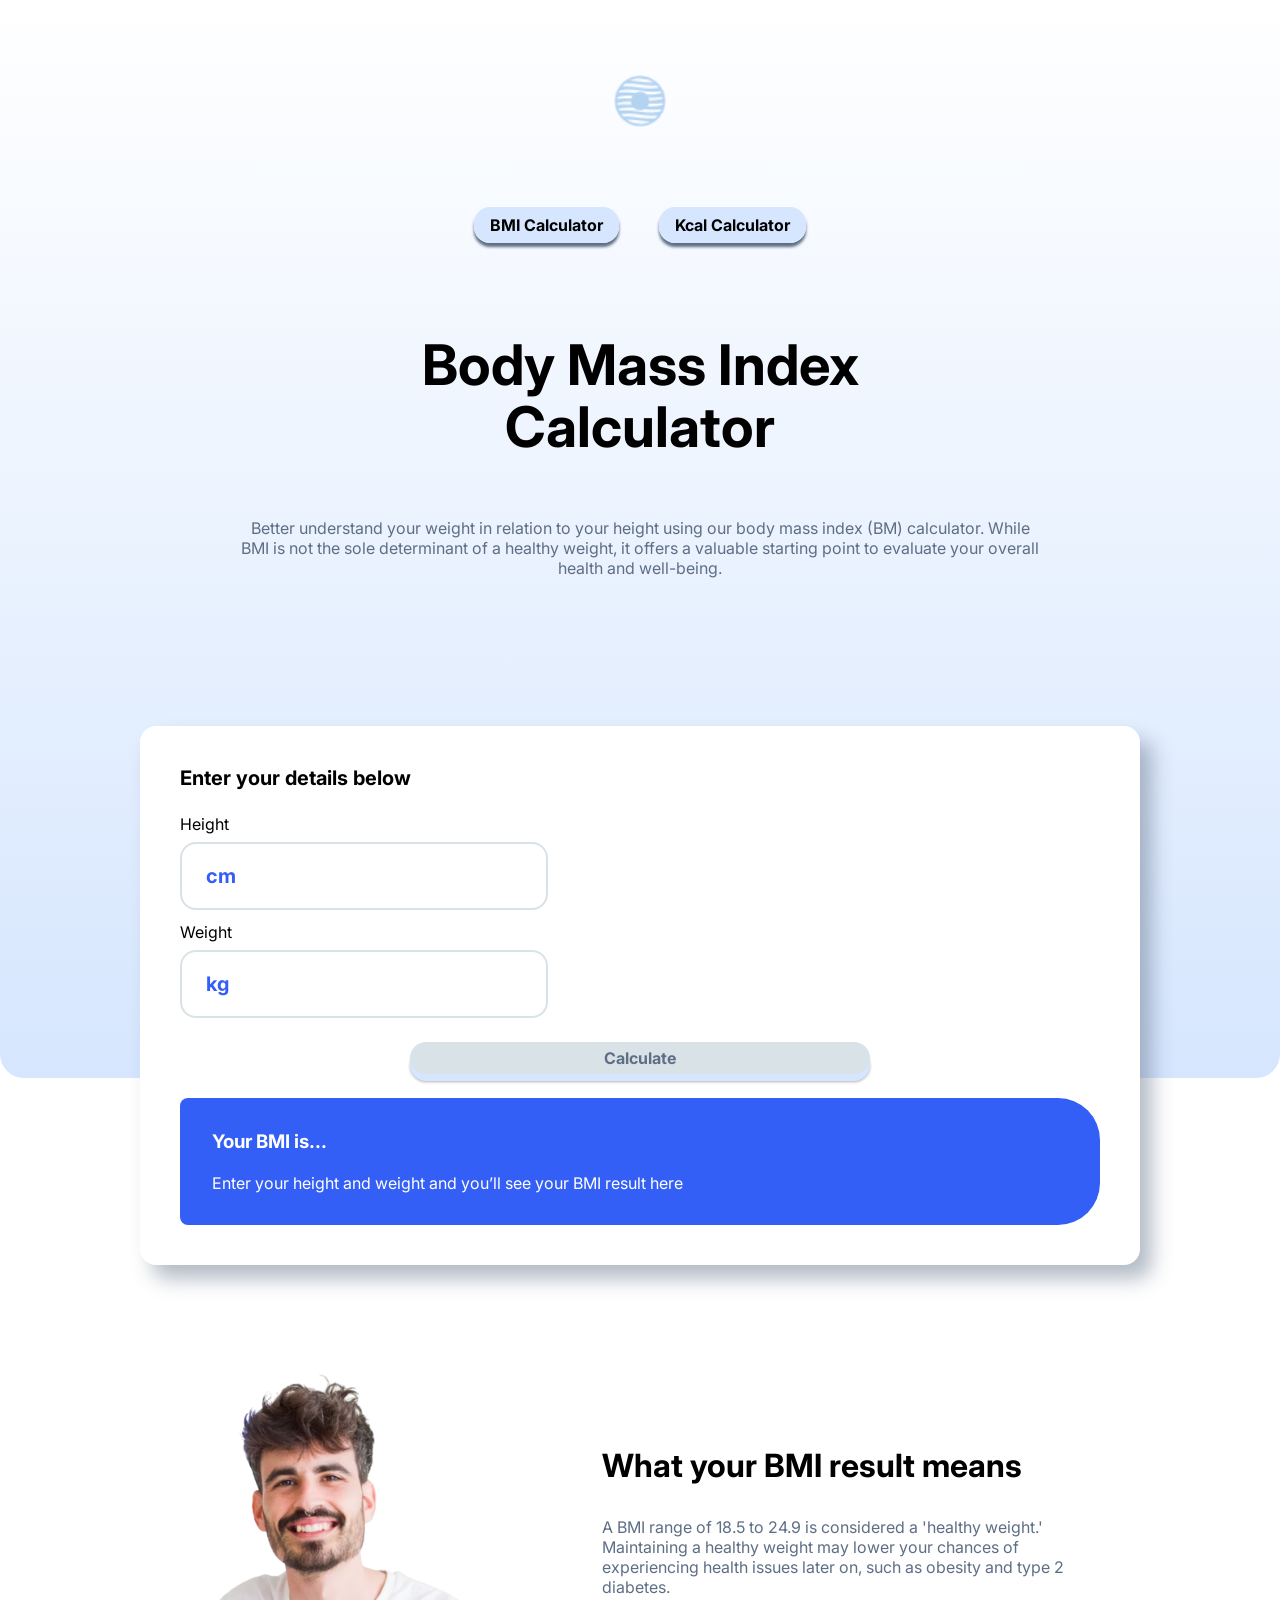
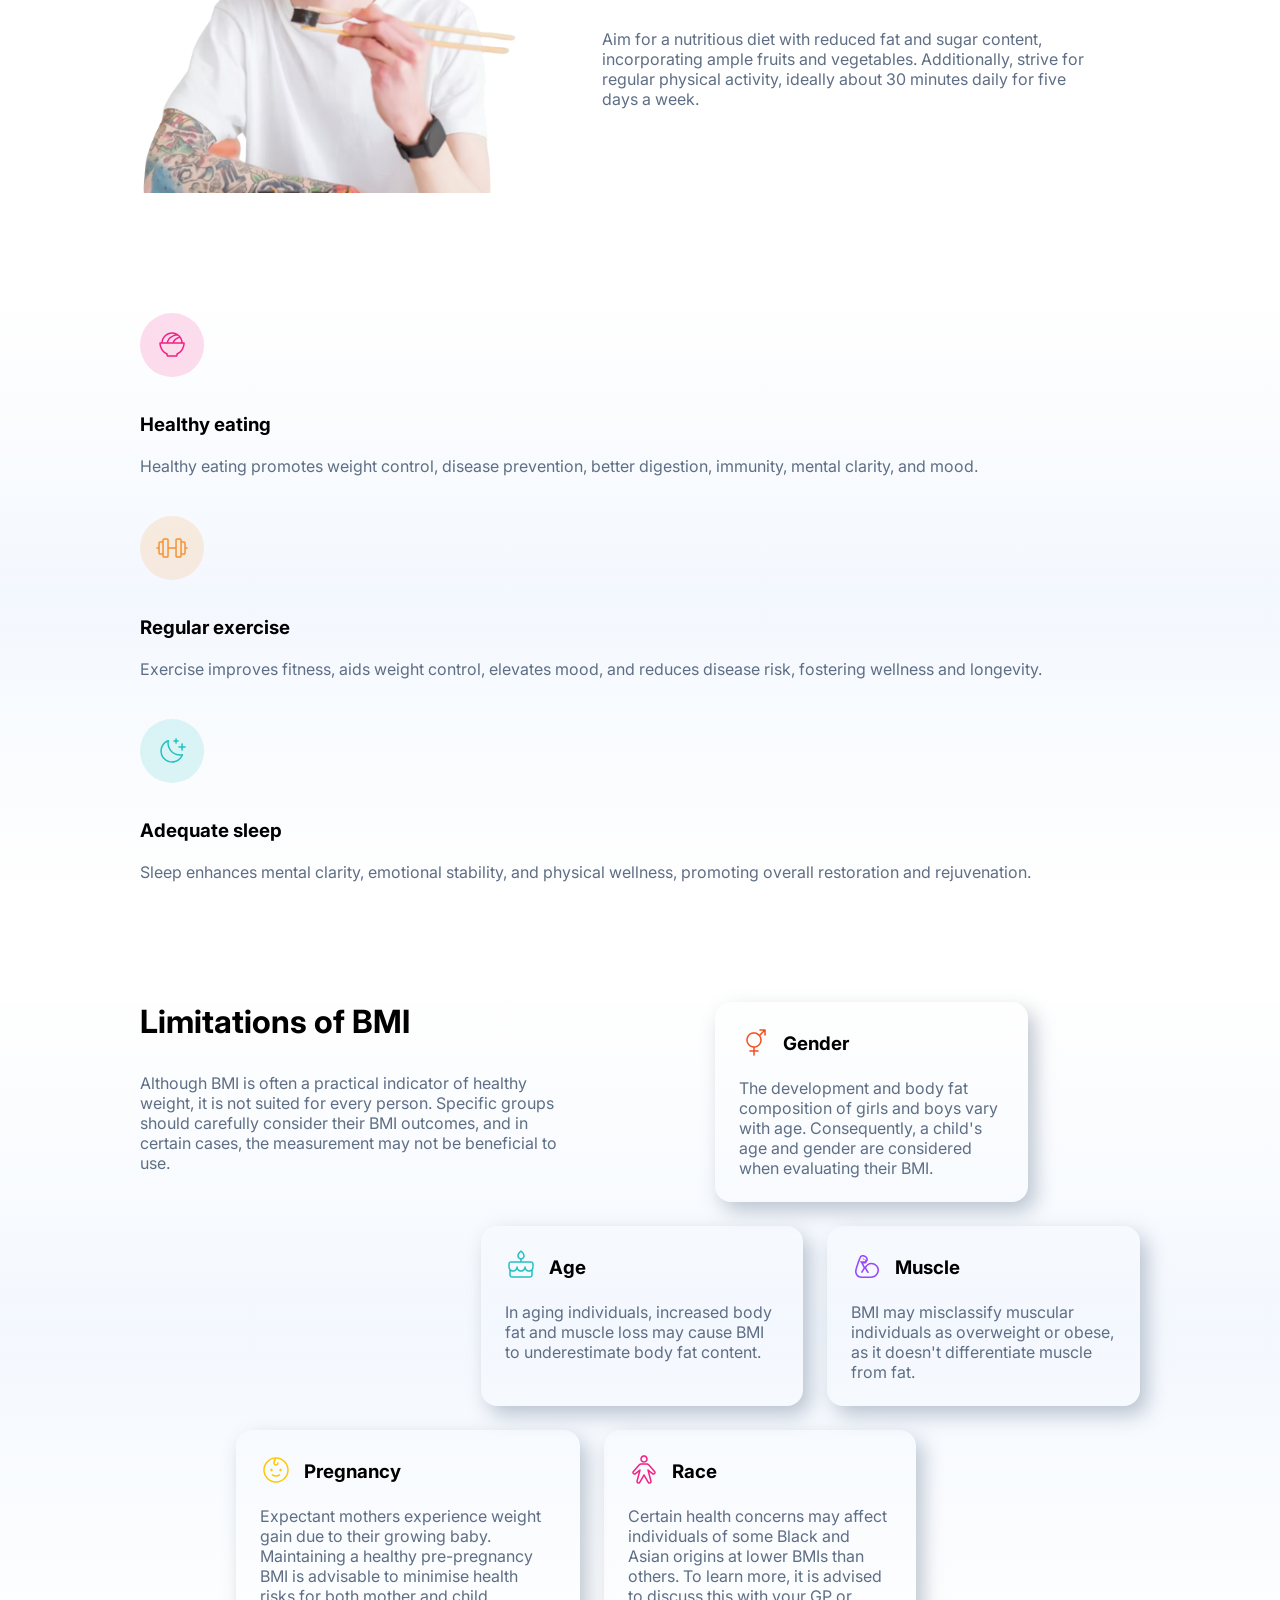
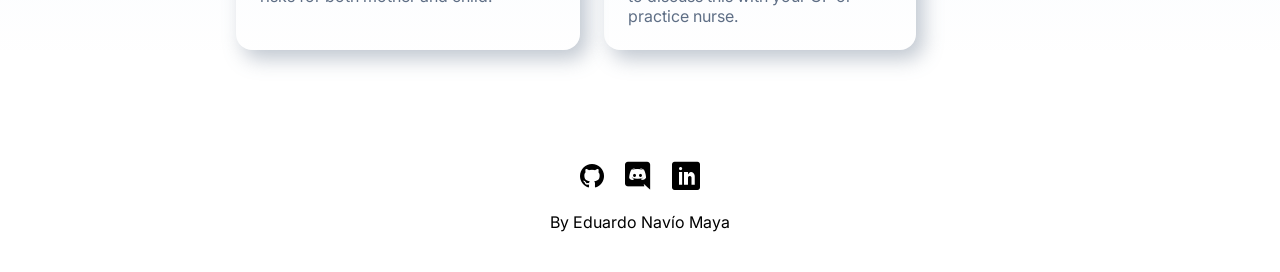
<file: index.html>
<!doctype html>
<html lang="en">
  <head>
    <meta charset="utf-8"><!--Para que sepa la codificacion que tiene que utilizar-->
    <title>BodyFit</title><!--Es el titulo que aparece en la pestaña de nuestra web-->
    <meta name="description" content="Welcome to BodyFit: Your Personal Wellness Companion"><!--Esta es la descripcion de nuestra web que aparecera en el buscador como introduccion del contenido de nuestra web-->
    <meta name="viewport" content="width=device-width, initial-scale=1"><!--Se utiliza para que el ancho del contenido sea el ancho de la pantalla del navegador-->
  
    <meta name="theme-color" content="#fafafa"> <!--Esto es para cambiar el color de arriba de las pestañas predeterminado del navegador-->
  
    <meta property="og:title" content="BodyFitapp">
    <meta property="og:type" content="article">
    <meta property="og:url" content="https://bodyfitapp.netlify.app/">
    <meta property="og:image" content="/img/preview.png">
    <meta property="og:description" content="Hello and welcome to BodyFit! We are your ultimate destination to achieve your health 
    and wellness goals in a comprehensive and sustainable way. Our platform offers a wide range of tools and resources designed to 
    help you achieve your health goals and feel better than ever.">
  
    <link rel="canonical" href="tupaginaweb"><!--Sirve para indicar al buscador cual es la pagina principal-->
  
    <link rel="icon" type="image/png" href="img/Vector.png" ><!--Para añadir foto(favicon) logo de nuestra web-->
  
    
    <link rel="stylesheet" href="css/style.css"><!--Para añadir los estilos css del fichero style creado-->
    <link rel="preconnect" href="https://fonts.googleapis.com">
    <link rel="preconnect" href="https://fonts.gstatic.com" crossorigin>
    <link href="https://fonts.googleapis.com/css2?family=Inter:wght@400;600;700&display=swap" rel="stylesheet">
  
    <link rel="manifest" href="site.webmanifest">
    <script type="module" src="/main.js"></script>
  </head>
  <body class="bmi">
    <header>
      <figure>
        <a href="index.html"><img src="img/Vector.png" alt="Logo de la empresa"></a>
      </figure>
      <nav>
        <ul>
          <li><a href="index.html">BMI Calculator</a></li>
          <li><a href="kcal.html">Kcal Calculator</a></li>
        </ul>
      </nav>
      <h1>Body Mass Index Calculator</h1>
      <p>Better understand your weight in relation to your height using our body mass index (BM) calculator. 
        While BMI is not the sole determinant of a healthy weight, it offers a valuable starting point to 
        evaluate your overall health and well-being.
      </p>
    </header>
    <main>
      <section class="contenedor-formulario">
        <form action="#" method="get" autocomplete="on">
          <legend>Enter your details below</legend>
          <div class="agrupacion">
            <div>
              <label>
                Height
                <input type="number" min="100" max="300" placeholder="cm" name="height" id="height" title="Your height must be expressed in centimeters." required/>
              </label>
            </div>
            <div>
              <label>
                Weight
                <input type="number" min="10" max="200" placeholder="kg" name="weight" id="weight" title="Your weight must be expressed in kilograms." required/>
              </label>
            </div>
            
          </div>
          
          <button  id="btn-calcular" disabled>Calculate</button>
          
          <div class="resultado">
            <h3>Your BMI is...</h3>
            <span id="result_value"></span>
            <p id="consejo">Enter your height and weight and you’ll see your BMI result here</p>
          </div>
        </form>
        
      </section>
      <section class="info">
        <picture>
          <source media="(width>= 1024px)"
                  srcset="img/hombre-desktop.png">
          <img class="hombre" src="img/hombre.png" alt="hombre comiendo sushi">
        </picture>
        <div>
          <h2>What your BMI result means</h2>
        <p>
          A BMI range of 18.5 to 24.9 is considered a 'healthy weight.' Maintaining a healthy weight 
          may lower your chances of experiencing health issues later on, such as obesity and type 2 diabetes. 
        </p>
        <p>Aim for a nutritious diet with reduced fat and sugar content, incorporating ample fruits and vegetables. 
          Additionally, strive for regular physical activity, ideally about 30 minutes daily for five days a week.</p>
        </div>
        
      </section>
      <section class="recomendaciones">
        <article>
          <figure>
            <svg width="65" height="64" viewBox="0 0 65 64" fill="none" xmlns="http://www.w3.org/2000/svg">
              <circle opacity="0.15" cx="32.043" cy="32" r="32" fill="#F21E84"/>
              <path d="M44.043 29.25H42.7642C42.5658 26.5422 41.3501 24.0098 39.3613 22.1614C37.3725 20.3131 34.758 19.2857 32.043 19.2857C29.3279 19.2857 26.7134 20.3131 24.7246 22.1614C22.7359 24.0098 21.5202 26.5422 21.3217 29.25H20.043C19.8441 29.25 19.6533 29.329 19.5126 29.4697C19.372 29.6103 19.293 29.8011 19.293 30C19.2974 32.3581 19.9535 34.6691 21.1888 36.6778C22.4241 38.6865 24.1905 40.3146 26.293 41.3825V42C26.293 42.4642 26.4773 42.9093 26.8055 43.2375C27.1337 43.5656 27.5788 43.75 28.043 43.75H36.043C36.5071 43.75 36.9522 43.5656 37.2804 43.2375C37.6086 42.9093 37.793 42.4642 37.793 42V41.3825C39.8954 40.3146 41.6618 38.6865 42.8971 36.6778C44.1324 34.6691 44.7885 32.3581 44.793 30C44.793 29.8011 44.714 29.6103 44.5733 29.4697C44.4326 29.329 44.2419 29.25 44.043 29.25ZM37.823 22.7863C38.1859 23.0769 38.5264 23.3945 38.8417 23.7363C37.4495 24.1696 36.1602 24.882 35.0523 25.8299C33.9445 26.7779 33.0413 27.9416 32.398 29.25H28.2105C28.8012 27.3687 29.9757 25.7245 31.5639 24.5558C33.152 23.387 35.0711 22.7546 37.043 22.75C37.303 22.75 37.5642 22.7638 37.823 22.7863ZM39.8305 25.0175C40.6482 26.2892 41.1394 27.743 41.2605 29.25H34.103C34.73 28.2006 35.5592 27.2861 36.5424 26.5595C37.5256 25.833 38.6432 25.3089 39.8305 25.0175ZM32.043 20.75C33.1888 20.7482 34.3249 20.9601 35.393 21.375C33.3299 21.7007 31.4057 22.6181 29.8538 24.016C28.302 25.4139 27.1892 27.2321 26.6505 29.25H22.8255C23.0164 26.9356 24.0698 24.7773 25.777 23.203C27.4843 21.6286 29.7207 20.7531 32.043 20.75ZM36.7305 40.23C36.5998 40.2899 36.4891 40.3861 36.4116 40.5071C36.334 40.6281 36.2928 40.7688 36.293 40.9125V42C36.293 42.0663 36.2666 42.1299 36.2197 42.1768C36.1729 42.2237 36.1093 42.25 36.043 42.25H28.043C27.9767 42.25 27.9131 42.2237 27.8662 42.1768C27.8193 42.1299 27.793 42.0663 27.793 42V40.9125C27.7931 40.7688 27.7519 40.6281 27.6744 40.5071C27.5968 40.3861 27.4861 40.2899 27.3555 40.23C25.5156 39.3815 23.9379 38.0538 22.7877 36.3858C21.6375 34.7179 20.9571 32.7713 20.818 30.75H43.268C43.1288 32.7713 42.4485 34.7179 41.2982 36.3858C40.148 38.0538 38.5703 39.3815 36.7305 40.23Z" fill="#F21E84"/>
            </svg>  
          </figure>
          <div>
            <h3>Healthy eating</h3>
            <p>Healthy eating promotes weight control, disease prevention, better digestion, immunity, mental clarity, and mood.</p>
          </div>
        </article>
        <article>
          <figure>
            <svg width="65" height="64" viewBox="0 0 65 64" fill="none" xmlns="http://www.w3.org/2000/svg">
              <circle opacity="0.15" cx="32.043" cy="32" r="32" fill="#F69134"/>
              <g clip-path="url(#clip0_41_1689)">
              <path d="M47.043 31.25H45.793V27C45.793 26.5359 45.6086 26.0908 45.2804 25.7626C44.9522 25.4344 44.5071 25.25 44.043 25.25H41.793V24C41.793 23.5359 41.6086 23.0908 41.2804 22.7626C40.9522 22.4344 40.5071 22.25 40.043 22.25H37.043C36.5788 22.25 36.1337 22.4344 35.8055 22.7626C35.4773 23.0908 35.293 23.5359 35.293 24V31.25H28.793V24C28.793 23.5359 28.6086 23.0908 28.2804 22.7626C27.9522 22.4344 27.5071 22.25 27.043 22.25H24.043C23.5788 22.25 23.1337 22.4344 22.8055 22.7626C22.4773 23.0908 22.293 23.5359 22.293 24V25.25H20.043C19.5788 25.25 19.1337 25.4344 18.8055 25.7626C18.4773 26.0908 18.293 26.5359 18.293 27V31.25H17.043C16.8441 31.25 16.6533 31.329 16.5126 31.4697C16.372 31.6103 16.293 31.8011 16.293 32C16.293 32.1989 16.372 32.3897 16.5126 32.5303C16.6533 32.671 16.8441 32.75 17.043 32.75H18.293V37C18.293 37.4641 18.4773 37.9092 18.8055 38.2374C19.1337 38.5656 19.5788 38.75 20.043 38.75H22.293V40C22.293 40.4641 22.4773 40.9092 22.8055 41.2374C23.1337 41.5656 23.5788 41.75 24.043 41.75H27.043C27.5071 41.75 27.9522 41.5656 28.2804 41.2374C28.6086 40.9092 28.793 40.4641 28.793 40V32.75H35.293V40C35.293 40.4641 35.4773 40.9092 35.8055 41.2374C36.1337 41.5656 36.5788 41.75 37.043 41.75H40.043C40.5071 41.75 40.9522 41.5656 41.2804 41.2374C41.6086 40.9092 41.793 40.4641 41.793 40V38.75H44.043C44.5071 38.75 44.9522 38.5656 45.2804 38.2374C45.6086 37.9092 45.793 37.4641 45.793 37V32.75H47.043C47.2419 32.75 47.4326 32.671 47.5733 32.5303C47.714 32.3897 47.793 32.1989 47.793 32C47.793 31.8011 47.714 31.6103 47.5733 31.4697C47.4326 31.329 47.2419 31.25 47.043 31.25ZM20.043 37.25C19.9767 37.25 19.9131 37.2237 19.8662 37.1768C19.8193 37.1299 19.793 37.0663 19.793 37V27C19.793 26.9337 19.8193 26.8701 19.8662 26.8232C19.9131 26.7763 19.9767 26.75 20.043 26.75H22.293V37.25H20.043ZM27.293 40C27.293 40.0663 27.2666 40.1299 27.2197 40.1768C27.1729 40.2237 27.1093 40.25 27.043 40.25H24.043C23.9767 40.25 23.9131 40.2237 23.8662 40.1768C23.8193 40.1299 23.793 40.0663 23.793 40V24C23.793 23.9337 23.8193 23.8701 23.8662 23.8232C23.9131 23.7763 23.9767 23.75 24.043 23.75H27.043C27.1093 23.75 27.1729 23.7763 27.2197 23.8232C27.2666 23.8701 27.293 23.9337 27.293 24V40ZM40.293 40C40.293 40.0663 40.2666 40.1299 40.2197 40.1768C40.1729 40.2237 40.1093 40.25 40.043 40.25H37.043C36.9767 40.25 36.9131 40.2237 36.8662 40.1768C36.8193 40.1299 36.793 40.0663 36.793 40V24C36.793 23.9337 36.8193 23.8701 36.8662 23.8232C36.9131 23.7763 36.9767 23.75 37.043 23.75H40.043C40.1093 23.75 40.1729 23.7763 40.2197 23.8232C40.2666 23.8701 40.293 23.9337 40.293 24V40ZM44.293 37C44.293 37.0663 44.2666 37.1299 44.2197 37.1768C44.1729 37.2237 44.1093 37.25 44.043 37.25H41.793V26.75H44.043C44.1093 26.75 44.1729 26.7763 44.2197 26.8232C44.2666 26.8701 44.293 26.9337 44.293 27V37Z" fill="#F69134"/>
              </g>
              <defs>
              <clipPath id="clip0_41_1689">
              <rect width="32" height="32" fill="white" transform="translate(16.043 16)"/>
              </clipPath>
              </defs>
          </svg>  
          </figure>
          <div>
            <h3>Regular exercise</h3>
            <p>Exercise improves fitness, aids weight control, elevates mood, and reduces disease risk, fostering wellness and longevity.</p>
          </div>
        </article>
        <article>
          <figure>
            <svg width="65" height="64" viewBox="0 0 65 64" fill="none" xmlns="http://www.w3.org/2000/svg">
              <circle opacity="0.15" cx="32.043" cy="32" r="32" fill="#22C1C1"/>
              <path d="M45.7934 28C45.7934 28.1989 45.7144 28.3897 45.5737 28.5303C45.4331 28.671 45.2423 28.75 45.0434 28.75H42.7934V31C42.7934 31.1989 42.7144 31.3897 42.5737 31.5303C42.4331 31.671 42.2423 31.75 42.0434 31.75C41.8445 31.75 41.6537 31.671 41.5131 31.5303C41.3724 31.3897 41.2934 31.1989 41.2934 31V28.75H39.0434C38.8445 28.75 38.6537 28.671 38.5131 28.5303C38.3724 28.3897 38.2934 28.1989 38.2934 28C38.2934 27.8011 38.3724 27.6103 38.5131 27.4697C38.6537 27.329 38.8445 27.25 39.0434 27.25H41.2934V25C41.2934 24.8011 41.3724 24.6103 41.5131 24.4697C41.6537 24.329 41.8445 24.25 42.0434 24.25C42.2423 24.25 42.4331 24.329 42.5737 24.4697C42.7144 24.6103 42.7934 24.8011 42.7934 25V27.25H45.0434C45.2423 27.25 45.4331 27.329 45.5737 27.4697C45.7144 27.6103 45.7934 27.8011 45.7934 28ZM34.0434 22.75H35.2934V24C35.2934 24.1989 35.3724 24.3897 35.5131 24.5303C35.6537 24.671 35.8445 24.75 36.0434 24.75C36.2423 24.75 36.4331 24.671 36.5737 24.5303C36.7144 24.3897 36.7934 24.1989 36.7934 24V22.75H38.0434C38.2423 22.75 38.4331 22.671 38.5737 22.5303C38.7144 22.3897 38.7934 22.1989 38.7934 22C38.7934 21.8011 38.7144 21.6103 38.5737 21.4697C38.4331 21.329 38.2423 21.25 38.0434 21.25H36.7934V20C36.7934 19.8011 36.7144 19.6103 36.5737 19.4697C36.4331 19.329 36.2423 19.25 36.0434 19.25C35.8445 19.25 35.6537 19.329 35.5131 19.4697C35.3724 19.6103 35.2934 19.8011 35.2934 20V21.25H34.0434C33.8445 21.25 33.6537 21.329 33.5131 21.4697C33.3724 21.6103 33.2934 21.8011 33.2934 22C33.2934 22.1989 33.3724 22.3897 33.5131 22.5303C33.6537 22.671 33.8445 22.75 34.0434 22.75ZM42.9497 35.285C43.0369 35.3867 43.0953 35.5099 43.1189 35.6418C43.1424 35.7736 43.1301 35.9094 43.0834 36.035C42.4047 37.8886 41.27 39.5413 39.7839 40.8406C38.2979 42.1399 36.5085 43.0439 34.5809 43.4691C32.6534 43.8943 30.6497 43.827 28.755 43.2735C26.8602 42.72 25.1355 41.6981 23.7399 40.3021C22.3444 38.9061 21.323 37.181 20.7701 35.286C20.2172 33.3911 20.1507 31.3875 20.5765 29.46C21.0024 27.5326 21.9069 25.7435 23.2067 24.2579C24.5065 22.7723 26.1596 21.6381 28.0134 20.96C28.1382 20.9146 28.2729 20.9031 28.4036 20.9268C28.5343 20.9505 28.6563 21.0085 28.7573 21.0948C28.8582 21.1811 28.9345 21.2927 28.9781 21.4182C29.0218 21.5436 29.0314 21.6784 29.0059 21.8088C28.6845 23.44 28.7282 25.1222 29.1339 26.7346C29.5395 28.3469 30.2971 29.8495 31.3523 31.1344C32.4074 32.4194 33.7339 33.4548 35.2366 34.1663C36.7392 34.8779 38.3808 35.248 40.0434 35.25C40.779 35.2503 41.5128 35.1791 42.2347 35.0375C42.3651 35.0117 42.5 35.021 42.6257 35.0645C42.7513 35.108 42.8631 35.1841 42.9497 35.285ZM41.1534 36.7025C40.7851 36.7342 40.4151 36.75 40.0434 36.75C36.6631 36.746 33.4224 35.4015 31.0322 33.0112C28.642 30.621 27.2974 27.3803 27.2934 24C27.2934 23.6292 27.3092 23.2592 27.3409 22.89C25.9086 23.6305 24.6712 24.6985 23.7292 26.0072C22.7873 27.3159 22.1673 28.8283 21.9198 30.4216C21.6723 32.0149 21.8041 33.6442 22.3047 35.177C22.8052 36.7097 23.6603 38.1028 24.8005 39.2429C25.9406 40.3831 27.3337 41.2382 28.8665 41.7387C30.3992 42.2393 32.0285 42.3711 33.6218 42.1236C35.2151 41.8761 36.7275 41.2562 38.0362 40.3142C39.3449 39.3722 40.4129 38.1348 41.1534 36.7025Z" fill="#22C1C1"/>
          </svg>
          
          </figure>
          <div>
            <h3>Adequate sleep</h3>
            <p>Sleep enhances mental clarity, emotional stability, and physical wellness, promoting overall restoration and rejuvenation.</p>
          </div>
        </article>
      </section>
      <section class="limitaciones">
        <div class="primero">
          <h2>Limitations of BMI</h2>
          <p>
            Although BMI is often a practical indicator of healthy weight, it is not suited for every person. 
            Specific groups should carefully consider their BMI outcomes, and in certain cases, the measurement may 
            not be beneficial to use.
          </p>
        </div>
        <div class="segundo">
          <article class="head">
            <div>
              <figure>
                <svg width="32" height="32" viewBox="0 0 32 32" fill="none" xmlns="http://www.w3.org/2000/svg">
                  <path d="M26.0005 3.25H21.0005C20.8016 3.25 20.6108 3.32902 20.4701 3.46967C20.3295 3.61032 20.2505 3.80109 20.2505 4C20.2505 4.19891 20.3295 4.38968 20.4701 4.53033C20.6108 4.67098 20.8016 4.75 21.0005 4.75H24.1905L20.4405 8.4925C19.5583 7.61835 18.4791 6.969 17.2935 6.59913C16.108 6.22925 14.851 6.1497 13.6283 6.36716C12.4056 6.58463 11.253 7.09274 10.2677 7.84871C9.28245 8.60467 8.49326 9.58635 7.96664 10.7111C7.44002 11.8358 7.1914 13.0705 7.24172 14.3114C7.29203 15.5523 7.63981 16.7629 8.25575 17.8412C8.8717 18.9196 9.73778 19.8342 10.781 20.5079C11.8243 21.1816 13.0142 21.5947 14.2505 21.7125V24.25H11.0005C10.8016 24.25 10.6108 24.329 10.4701 24.4697C10.3295 24.6103 10.2505 24.8011 10.2505 25C10.2505 25.1989 10.3295 25.3897 10.4701 25.5303C10.6108 25.671 10.8016 25.75 11.0005 25.75H14.2505V29C14.2505 29.1989 14.3295 29.3897 14.4701 29.5303C14.6108 29.671 14.8016 29.75 15.0005 29.75C15.1994 29.75 15.3902 29.671 15.5308 29.5303C15.6715 29.3897 15.7505 29.1989 15.7505 29V25.75H19.0005C19.1994 25.75 19.3902 25.671 19.5308 25.5303C19.6715 25.3897 19.7505 25.1989 19.7505 25C19.7505 24.8011 19.6715 24.6103 19.5308 24.4697C19.3902 24.329 19.1994 24.25 19.0005 24.25H15.7505V21.7125C17.0879 21.5817 18.3683 21.1053 19.4661 20.3302C20.5638 19.5551 21.4412 18.5079 22.012 17.2914C22.5828 16.0749 22.8275 14.7308 22.7221 13.3911C22.6166 12.0515 22.1646 10.7622 21.4105 9.65L25.2505 5.81V9C25.2505 9.19891 25.3295 9.38968 25.4701 9.53033C25.6108 9.67098 25.8016 9.75 26.0005 9.75C26.1994 9.75 26.3902 9.67098 26.5308 9.53033C26.6715 9.38968 26.7505 9.19891 26.7505 9V4C26.7505 3.80109 26.6715 3.61032 26.5308 3.46967C26.3902 3.32902 26.1994 3.25 26.0005 3.25ZM15.0005 20.25C13.7643 20.25 12.556 19.8834 11.5282 19.1967C10.5004 18.5099 9.69927 17.5338 9.22623 16.3918C8.75318 15.2497 8.62941 13.9931 8.87057 12.7807C9.11172 11.5683 9.70698 10.4547 10.5811 9.58058C11.4551 8.7065 12.5688 8.11125 13.7812 7.87009C14.9935 7.62893 16.2502 7.75271 17.3922 8.22575C18.5343 8.6988 19.5104 9.49988 20.1972 10.5277C20.8839 11.5555 21.2505 12.7639 21.2505 14C21.2485 15.657 20.5894 17.2456 19.4177 18.4172C18.246 19.5889 16.6575 20.248 15.0005 20.25Z" fill="#F24E1E"/>
                </svg>
              </figure>
              <h3>Gender</h3>
            </div>
            <p>The development and body fat composition of girls and boys vary with age. Consequently, a 
              child's age and gender are considered when evaluating their BMI.
            </p>
          </article>
          <article class="aside">
            <div>
              <figure>
                <svg width="32" height="32" viewBox="0 0 32 32" fill="none" xmlns="http://www.w3.org/2000/svg">
                  <path d="M28.75 14C28.75 13.2707 28.4603 12.5712 27.9445 12.0555C27.4288 11.5397 26.7293 11.25 26 11.25H16.75V9.67501C17.5965 9.50103 18.3571 9.04049 18.9036 8.37104C19.4501 7.7016 19.749 6.86419 19.75 6.00001C19.75 2.63751 16.5525 0.466264 16.4163 0.375014C16.293 0.292784 16.1482 0.248901 16 0.248901C15.8518 0.248901 15.707 0.292784 15.5837 0.375014C15.4475 0.466264 12.25 2.63751 12.25 6.00001C12.251 6.86419 12.5499 7.7016 13.0964 8.37104C13.6429 9.04049 14.4035 9.50103 15.25 9.67501V11.25H6C5.27065 11.25 4.57118 11.5397 4.05546 12.0555C3.53973 12.5712 3.25 13.2707 3.25 14V16.9163C3.25082 17.9815 3.60224 19.0169 4.25 19.8625V25C4.25 25.7294 4.53973 26.4288 5.05546 26.9446C5.57118 27.4603 6.27065 27.75 7 27.75H25C25.7293 27.75 26.4288 27.4603 26.9445 26.9446C27.4603 26.4288 27.75 25.7294 27.75 25V19.8625C28.3978 19.0169 28.7492 17.9815 28.75 16.9163V14ZM13.75 6.00001C13.75 4.07501 15.25 2.57376 16 1.94501C16.75 2.57001 18.25 4.07001 18.25 6.00001C18.25 6.59675 18.0129 7.16905 17.591 7.591C17.169 8.01296 16.5967 8.25001 16 8.25001C15.4033 8.25001 14.831 8.01296 14.409 7.591C13.9871 7.16905 13.75 6.59675 13.75 6.00001ZM4.75 14C4.75 13.6685 4.8817 13.3506 5.11612 13.1161C5.35054 12.8817 5.66848 12.75 6 12.75H26C26.3315 12.75 26.6495 12.8817 26.8839 13.1161C27.1183 13.3506 27.25 13.6685 27.25 14V16.9163C27.25 18.7063 25.8338 20.2013 24.0925 20.2488C23.6581 20.2611 23.2256 20.1863 22.8206 20.0285C22.4157 19.8708 22.0465 19.6335 21.7348 19.3306C21.4232 19.0277 21.1755 18.6654 21.0063 18.2651C20.8371 17.8648 20.75 17.4346 20.75 17C20.75 16.8011 20.671 16.6103 20.5303 16.4697C20.3897 16.329 20.1989 16.25 20 16.25C19.8011 16.25 19.6103 16.329 19.4697 16.4697C19.329 16.6103 19.25 16.8011 19.25 17C19.25 17.862 18.9076 18.6886 18.2981 19.2981C17.6886 19.9076 16.862 20.25 16 20.25C15.138 20.25 14.3114 19.9076 13.7019 19.2981C13.0924 18.6886 12.75 17.862 12.75 17C12.75 16.8011 12.671 16.6103 12.5303 16.4697C12.3897 16.329 12.1989 16.25 12 16.25C11.8011 16.25 11.6103 16.329 11.4697 16.4697C11.329 16.6103 11.25 16.8011 11.25 17C11.2502 17.4347 11.1631 17.865 10.9941 18.2655C10.825 18.6659 10.5773 19.0284 10.2656 19.3314C9.95397 19.6345 9.58469 19.8719 9.17965 20.0297C8.7746 20.1875 8.34202 20.2624 7.9075 20.25C6.16625 20.2013 4.75 18.7063 4.75 16.9163V14ZM25 26.25H7C6.66848 26.25 6.35054 26.1183 6.11612 25.8839C5.8817 25.6495 5.75 25.3315 5.75 25V21.1638C6.39812 21.5274 7.12467 21.7285 7.8675 21.75C8.50264 21.7689 9.13507 21.6595 9.72698 21.4284C10.3189 21.1973 10.8581 20.8492 11.3125 20.405C11.5725 20.1508 11.8031 19.8682 12 19.5625C12.4297 20.2335 13.0213 20.7856 13.7203 21.168C14.4193 21.5504 15.2032 21.7508 16 21.7508C16.7968 21.7508 17.5807 21.5504 18.2797 21.168C18.9787 20.7856 19.5703 20.2335 20 19.5625C20.1977 19.8683 20.4291 20.151 20.69 20.405C21.5742 21.2701 22.763 21.7531 24 21.75H24.1338C24.8762 21.7283 25.6023 21.5272 26.25 21.1638V25C26.25 25.3315 26.1183 25.6495 25.8839 25.8839C25.6495 26.1183 25.3315 26.25 25 26.25Z" fill="#22C1C1"/>
                </svg>
              </figure>
              <h3>Age</h3>
            </div>
            <p>
              In aging individuals, increased body fat and muscle loss 
              may cause BMI to underestimate body fat content.
            </p>
          </article>
          <article class="menu">
            <div>
              <figure>
                <svg width="32" height="32" viewBox="0 0 32 32" fill="none" xmlns="http://www.w3.org/2000/svg">
                  <path d="M10.4401 27.9999H19.5936C25.3683 27.9999 28 23.7323 28 19.7697C27.9565 18.8401 27.7249 17.9291 27.3196 17.0927C26.9142 16.2562 26.3435 15.5118 25.6425 14.905C24.2005 13.5223 22.2973 12.7318 20.3062 12.6885C18.9763 12.7623 17.686 13.1708 16.5536 13.8766C15.4212 14.5825 14.4828 15.5631 13.8245 16.7286C13.3756 15.8289 12.7263 14.5242 12.2085 13.4752H13.9062C14.4088 13.4435 14.8861 13.2426 15.2614 12.9048C15.6368 12.5671 15.8885 12.1121 15.976 11.613C16.2904 11.3484 16.5405 11.015 16.7074 10.6383C16.8742 10.2616 16.9534 9.85144 16.9387 9.43923C16.9387 6.48444 13.6545 5.00139 11.8293 5.00139C9.33631 4.94249 8.61327 6.76442 7.96558 8.39432L7.93752 8.46694C7.53431 9.50943 4.00005 18.7482 4.00005 21.5537C3.99317 23.2674 4.65527 24.9153 5.84374 26.1424C6.44509 26.749 7.16258 27.2262 7.95269 27.5452C8.7428 27.8642 9.58905 28.0184 10.4401 27.9983V27.9999ZM9.4309 9.05999C10.1307 7.29696 10.5187 6.61596 11.7604 6.61596H11.8149C13.0101 6.61596 15.3347 7.61245 15.3347 9.44003C15.3563 9.624 15.3283 9.80958 15.2529 9.97903V9.97984C15.1515 9.84277 15.0276 9.72407 14.8866 9.62884C14.7662 9.54382 14.624 9.49562 14.477 9.49006H14.0513C13.6361 8.96317 12.36 8.028 11.3668 8.20389L12.4064 9.53444H13.8918L14.1066 10.05C14.3728 10.6875 14.2806 11.0046 14.1948 11.1434C14.1589 11.2017 14.1101 11.2509 14.0523 11.2873C13.9945 11.3236 13.9292 11.3462 13.8614 11.3531H8.82569L9.32108 12.0027C9.53832 12.2875 9.82689 12.5094 10.1099 12.678C10.1115 12.7994 10.1402 12.9188 10.194 13.0274L10.4161 13.4752V13.4769C10.8866 14.4249 11.9752 16.6213 12.5612 17.7928C12.5411 17.8219 12.5211 17.8518 12.5026 17.8816L10.1836 21.6747C10.0722 21.8571 10.0373 22.0765 10.0866 22.2847C10.1359 22.4929 10.2654 22.6729 10.4465 22.785C10.6277 22.8971 10.8456 22.9323 11.0525 22.8826C11.2593 22.833 11.4381 22.7027 11.5495 22.5204L13.6337 19.1097C13.7058 19.1266 13.778 19.1363 13.8525 19.1371C13.9335 19.1339 14.0137 19.121 14.0914 19.0992L16.2437 22.668C16.3541 22.851 16.5321 22.9823 16.7386 23.0332C16.9452 23.084 17.1633 23.0502 17.3451 22.9391C17.5269 22.8281 17.6574 22.6489 17.7079 22.4409C17.7584 22.233 17.7248 22.0134 17.6145 21.8305L15.2385 17.8905C15.2043 17.8342 15.1669 17.7801 15.1263 17.7283C15.6229 16.7562 16.3608 15.9299 17.2682 15.3294C18.1757 14.729 19.2219 14.3749 20.3054 14.3015C21.8926 14.3426 23.4076 14.9793 24.5539 16.0863C25.0894 16.5457 25.5283 17.1082 25.8448 17.7407C26.1612 18.3733 26.3489 19.0631 26.3968 19.7697C26.396 23.0634 24.2918 26.3861 19.5936 26.3861H10.4401C9.80214 26.4045 9.16708 26.2924 8.57338 26.0567C7.97967 25.8209 7.43966 25.4663 6.98602 25.0144C6.09418 24.093 5.5981 22.8555 5.60486 21.569C5.60486 19.4389 8.36878 11.8106 9.4309 9.05999Z" fill="#9747FF"/>
                </svg>
              </figure>
              <h3>Muscle</h3>
            </div>
            <p>
              BMI may misclassify muscular individuals as overweight or obese, as it doesn't differentiate muscle from fat.
            </p>
          </article>
          <article class="content">
            <div>
              <figure>
                <svg width="32" height="32" viewBox="0 0 32 32" fill="none" xmlns="http://www.w3.org/2000/svg">
                  <path d="M11.5 17.25C11.2528 17.25 11.0111 17.1767 10.8055 17.0393C10.6 16.902 10.4398 16.7068 10.3452 16.4784C10.2505 16.2499 10.2258 15.9986 10.274 15.7561C10.3223 15.5137 10.4413 15.2909 10.6161 15.1161C10.7909 14.9413 11.0137 14.8222 11.2561 14.774C11.4986 14.7258 11.75 14.7505 11.9784 14.8452C12.2068 14.9398 12.402 15.1 12.5393 15.3055C12.6767 15.5111 12.75 15.7528 12.75 16C12.75 16.3315 12.6183 16.6495 12.3839 16.8839C12.1495 17.1183 11.8315 17.25 11.5 17.25ZM20.5 14.75C20.2528 14.75 20.0111 14.8233 19.8055 14.9607C19.6 15.098 19.4398 15.2932 19.3452 15.5216C19.2505 15.7501 19.2258 16.0014 19.274 16.2439C19.3223 16.4863 19.4413 16.7091 19.6161 16.8839C19.7909 17.0587 20.0137 17.1777 20.2561 17.226C20.4986 17.2742 20.75 17.2495 20.9784 17.1549C21.2068 17.0602 21.402 16.9 21.5393 16.6945C21.6767 16.4889 21.75 16.2472 21.75 16C21.75 15.6685 21.6183 15.3505 21.3839 15.1161C21.1495 14.8817 20.8315 14.75 20.5 14.75ZM19.1 20.365C18.1694 20.9431 17.0956 21.2494 16 21.2494C14.9044 21.2494 13.8307 20.9431 12.9 20.365C12.7316 20.2589 12.5279 20.2241 12.3338 20.2681C12.1397 20.3122 11.9711 20.4316 11.865 20.6C11.7589 20.7684 11.7241 20.9721 11.7682 21.1662C11.8122 21.3603 11.9316 21.5289 12.1 21.635C13.2702 22.3641 14.6213 22.7506 16 22.7506C17.3787 22.7506 18.7298 22.3641 19.9 21.635C19.9834 21.5825 20.0556 21.514 20.1126 21.4336C20.1695 21.3531 20.21 21.2623 20.2319 21.1662C20.2537 21.0701 20.2564 20.9706 20.2397 20.8735C20.2231 20.7763 20.1875 20.6834 20.135 20.6C20.0825 20.5166 20.014 20.4444 19.9336 20.3874C19.8532 20.3305 19.7623 20.29 19.6662 20.2681C19.5701 20.2463 19.4706 20.2436 19.3735 20.2603C19.2763 20.2769 19.1834 20.3125 19.1 20.365ZM28.75 16C28.75 18.5217 28.0022 20.9868 26.6012 23.0835C25.2003 25.1802 23.209 26.8144 20.8792 27.7795C18.5495 28.7445 15.9859 28.997 13.5126 28.505C11.0393 28.0131 8.76751 26.7987 6.98439 25.0156C5.20127 23.2325 3.98696 20.9607 3.49499 18.4874C3.00303 16.0141 3.25552 13.4505 4.22054 11.1208C5.18556 8.79103 6.81976 6.79975 8.91648 5.39876C11.0132 3.99777 13.4783 3.25 16 3.25C19.3803 3.25397 22.621 4.59854 25.0112 6.98877C27.4015 9.379 28.746 12.6197 28.75 16ZM27.25 16C27.2465 13.0808 26.1098 10.277 24.0794 8.17953C22.0491 6.08205 19.2838 4.85473 16.3663 4.75625C14.7875 6.90375 14.75 8.98125 14.75 9C14.75 9.33152 14.8817 9.64946 15.1161 9.88388C15.3505 10.1183 15.6685 10.25 16 10.25C16.3315 10.25 16.6495 10.1183 16.8839 9.88388C17.1183 9.64946 17.25 9.33152 17.25 9C17.25 8.80109 17.329 8.61032 17.4697 8.46967C17.6103 8.32902 17.8011 8.25 18 8.25C18.1989 8.25 18.3897 8.32902 18.5303 8.46967C18.671 8.61032 18.75 8.80109 18.75 9C18.75 9.72935 18.4603 10.4288 17.9445 10.9445C17.4288 11.4603 16.7294 11.75 16 11.75C15.2707 11.75 14.5712 11.4603 14.0555 10.9445C13.5397 10.4288 13.25 9.72935 13.25 9C13.25 8.90625 13.2688 7.0225 14.5175 4.8475C12.3746 5.13237 10.3592 6.0286 8.71233 7.42896C7.06549 8.82932 5.85697 10.6745 5.23138 12.7437C4.6058 14.813 4.58963 17.0186 5.18481 19.0968C5.78 21.175 6.96134 23.0377 8.58748 24.4621C10.2136 25.8864 12.2157 26.8121 14.3542 27.1284C16.4927 27.4446 18.677 27.138 20.6458 26.2453C22.6146 25.3526 24.2845 23.9116 25.4557 22.0946C26.627 20.2777 27.2499 18.1617 27.25 16Z" fill="#FFC700"/>
                </svg>
              </figure>
              <h3>Pregnancy</h3>
            </div>
            <p>
              Expectant mothers experience weight gain due to their growing baby. Maintaining a 
              healthy pre-pregnancy BMI is advisable to minimise health risks for both mother and child.
            </p>
          </article>
          <article class="footer">
            <div>
              <figure>
                <svg width="32" height="32" viewBox="0 0 32 32" fill="none" xmlns="http://www.w3.org/2000/svg">
                  <path d="M16.0003 8.75C16.742 8.75 17.467 8.53007 18.0837 8.11801C18.7003 7.70596 19.181 7.12029 19.4648 6.43506C19.7487 5.74984 19.8229 4.99584 19.6782 4.26841C19.5335 3.54098 19.1764 2.8728 18.6519 2.34835C18.1275 1.8239 17.4593 1.46675 16.7319 1.32206C16.0044 1.17736 15.2504 1.25162 14.5652 1.53545C13.88 1.81928 13.2943 2.29993 12.8823 2.91661C12.4702 3.5333 12.2503 4.25832 12.2503 5C12.2503 5.99456 12.6454 6.94839 13.3486 7.65165C14.0519 8.35491 15.0057 8.75 16.0003 8.75ZM16.0003 2.75C16.4453 2.75 16.8803 2.88196 17.2503 3.12919C17.6203 3.37643 17.9087 3.72783 18.079 4.13896C18.2493 4.5501 18.2939 5.0025 18.207 5.43895C18.1202 5.87541 17.9059 6.27632 17.5913 6.59099C17.2766 6.90566 16.8757 7.11995 16.4392 7.20677C16.0028 7.29359 15.5504 7.24903 15.1392 7.07873C14.7281 6.90843 14.3767 6.62004 14.1295 6.25003C13.8822 5.88002 13.7503 5.44501 13.7503 5C13.7503 4.40326 13.9873 3.83097 14.4093 3.40901C14.8312 2.98705 15.4035 2.75 16.0003 2.75ZM27.1103 16.9275L21.459 10.52C21.1072 10.1209 20.6744 9.80126 20.1895 9.58229C19.7046 9.36332 19.1786 9.25005 18.6465 9.25H13.354C12.8221 9.24989 12.2962 9.36297 11.8112 9.58172C11.3263 9.80047 10.8935 10.1199 10.5415 10.5188L4.89028 16.9275C4.68032 17.1355 4.51339 17.3828 4.39902 17.6553C4.28464 17.9278 4.22505 18.2201 4.22366 18.5156C4.22084 19.1125 4.45524 19.686 4.87528 20.11C5.29531 20.534 5.86658 20.7738 6.46342 20.7766C7.06025 20.7794 7.63376 20.545 8.05778 20.125L10.6965 18.0088L8.43028 26.615C8.19203 27.1564 8.17656 27.7698 8.38722 28.3226C8.59788 28.8753 9.01771 29.3228 9.55586 29.5683C10.094 29.8138 10.7072 29.8375 11.2627 29.6343C11.8182 29.4311 12.2713 29.0173 12.524 28.4825L16.0003 22.5L19.4765 28.4888C19.7292 29.0236 20.1824 29.4373 20.7379 29.6406C21.2934 29.8438 21.9065 29.8201 22.4447 29.5746C22.9828 29.3291 23.4027 28.8815 23.6133 28.3288C23.824 27.7761 23.8085 27.1627 23.5703 26.6213L21.304 18.0125L23.9428 20.125C24.3693 20.5305 24.9378 20.7527 25.5263 20.744C26.1148 20.7353 26.6765 20.4963 27.0908 20.0784C27.5052 19.6604 27.7393 19.0967 27.7429 18.5081C27.7466 17.9196 27.5195 17.3531 27.1103 16.93V16.9275ZM26.0315 19.03C25.9619 19.0997 25.8792 19.1551 25.7881 19.1928C25.6971 19.2305 25.5995 19.25 25.5009 19.25C25.4023 19.25 25.3047 19.2305 25.2137 19.1928C25.1226 19.1551 25.0399 19.0997 24.9703 19.03C24.9513 19.0101 24.9309 18.9917 24.909 18.975L20.4703 15.415C20.3472 15.3162 20.1962 15.2588 20.0387 15.2508C19.8811 15.2429 19.725 15.2848 19.5927 15.3706C19.4603 15.4565 19.3584 15.5818 19.3014 15.729C19.2444 15.8761 19.2353 16.0374 19.2753 16.19L22.134 27.0563C22.1465 27.0989 22.162 27.1407 22.1803 27.1813C22.2643 27.3616 22.2733 27.5679 22.2052 27.7549C22.1371 27.9418 21.9975 28.0941 21.8172 28.1781C21.6368 28.2622 21.4305 28.2711 21.2435 28.203C21.0566 28.1349 20.9043 27.9953 20.8203 27.815C20.8111 27.7944 20.8007 27.7743 20.789 27.755L16.649 20.625C16.5831 20.5113 16.4885 20.417 16.3746 20.3514C16.2608 20.2858 16.1317 20.2513 16.0003 20.2513C15.8689 20.2513 15.7398 20.2858 15.6259 20.3514C15.5121 20.417 15.4175 20.5113 15.3515 20.625L11.2115 27.7563C11.1999 27.7756 11.1894 27.7956 11.1803 27.8163C11.0962 27.9966 10.944 28.1362 10.757 28.2043C10.5701 28.2724 10.3637 28.2634 10.1834 28.1794C10.0031 28.0953 9.86348 27.9431 9.79538 27.7561C9.72728 27.5692 9.73623 27.3629 9.82027 27.1825C9.83858 27.142 9.85403 27.1002 9.86653 27.0575L12.7253 16.1913C12.7647 16.0392 12.7553 15.8786 12.6986 15.7322C12.6418 15.5858 12.5406 15.4608 12.409 15.375C12.2876 15.295 12.1457 15.2516 12.0003 15.25C11.8294 15.2499 11.6636 15.3081 11.5303 15.415L7.09153 18.975C7.06968 18.9917 7.0492 19.0101 7.03028 19.03C6.88954 19.1707 6.69867 19.2498 6.49965 19.2498C6.30063 19.2498 6.10976 19.1707 5.96903 19.03C5.82829 18.8893 5.74923 18.6984 5.74923 18.4994C5.74923 18.3004 5.82829 18.1095 5.96903 17.9688L6.00153 17.935L11.6665 11.5113C11.8777 11.2719 12.1374 11.0803 12.4284 10.949C12.7193 10.8178 13.0348 10.7499 13.354 10.75H18.6465C18.9657 10.7499 19.2812 10.8178 19.5722 10.949C19.8631 11.0803 20.1228 11.2719 20.334 11.5113L26.0003 17.935L26.0328 17.9688C26.1024 18.0385 26.1576 18.1213 26.1953 18.2124C26.2329 18.3035 26.2522 18.4011 26.2521 18.4996C26.252 18.5982 26.2325 18.6958 26.1946 18.7868C26.1568 18.8778 26.1013 18.9604 26.0315 19.03Z" fill="#F21E84"/>
                </svg>
              </figure>
              <h3>Race</h3>
            </div>
            <p>
              Certain health concerns may affect individuals of some Black and Asian origins at lower BMIs than others. 
              To learn more, it is advised to discuss this with your GP or practice nurse.
            </p>
          </article>
        </div>
      </section>
    </main>
    <footer>
      <nav>
        <a href="https://github.com/Mayadevv" target="_blank" aria-label="Read more about me" class="icon-github"></a>
        <a href="https://discord.com/users/edumayft" target="_blank" arial-label="Contact me" class="icon-discord"></a>
        <a href="https://www.linkedin.com/in/naviomaya" target="_blank" arial-label="Read more about me" class="icon-linkedin"></a>
      </nav>
      <p>By Eduardo Navío Maya</p>
    </footer>
  </body>
</html>
</file>
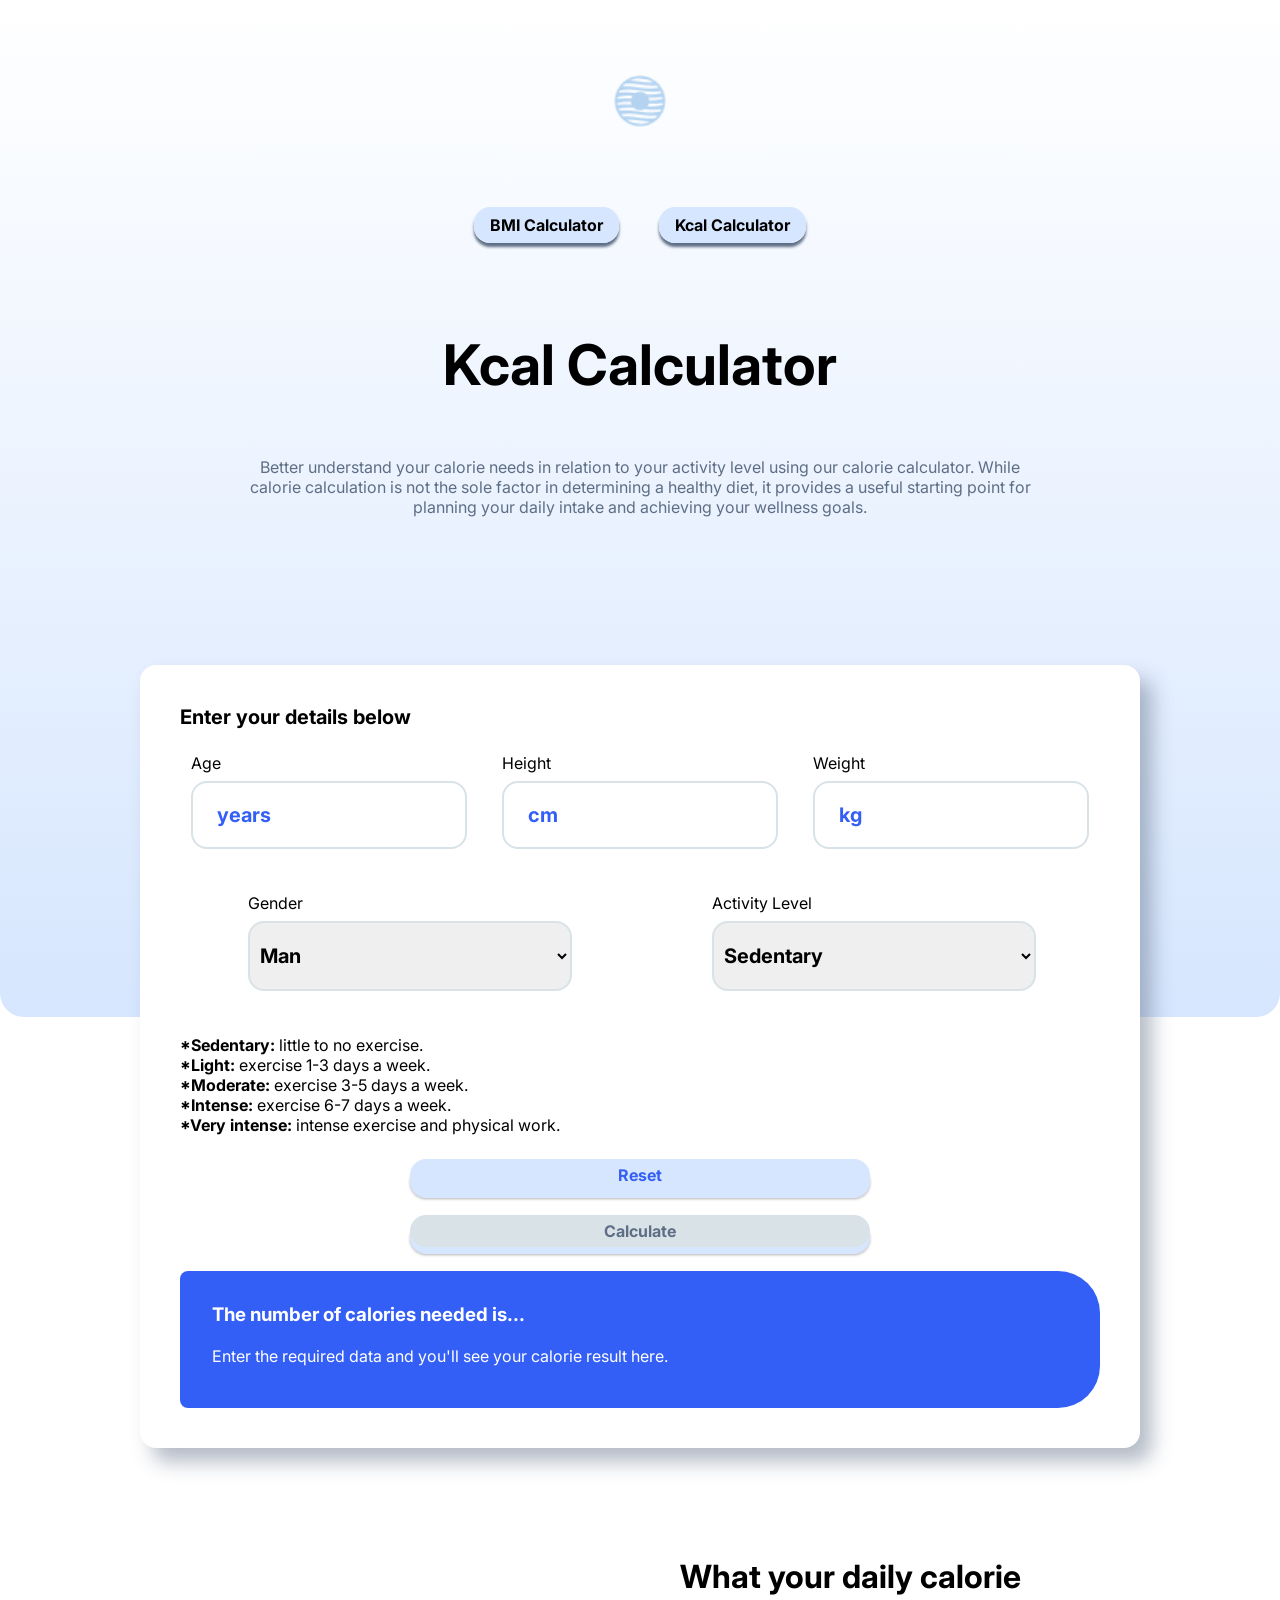
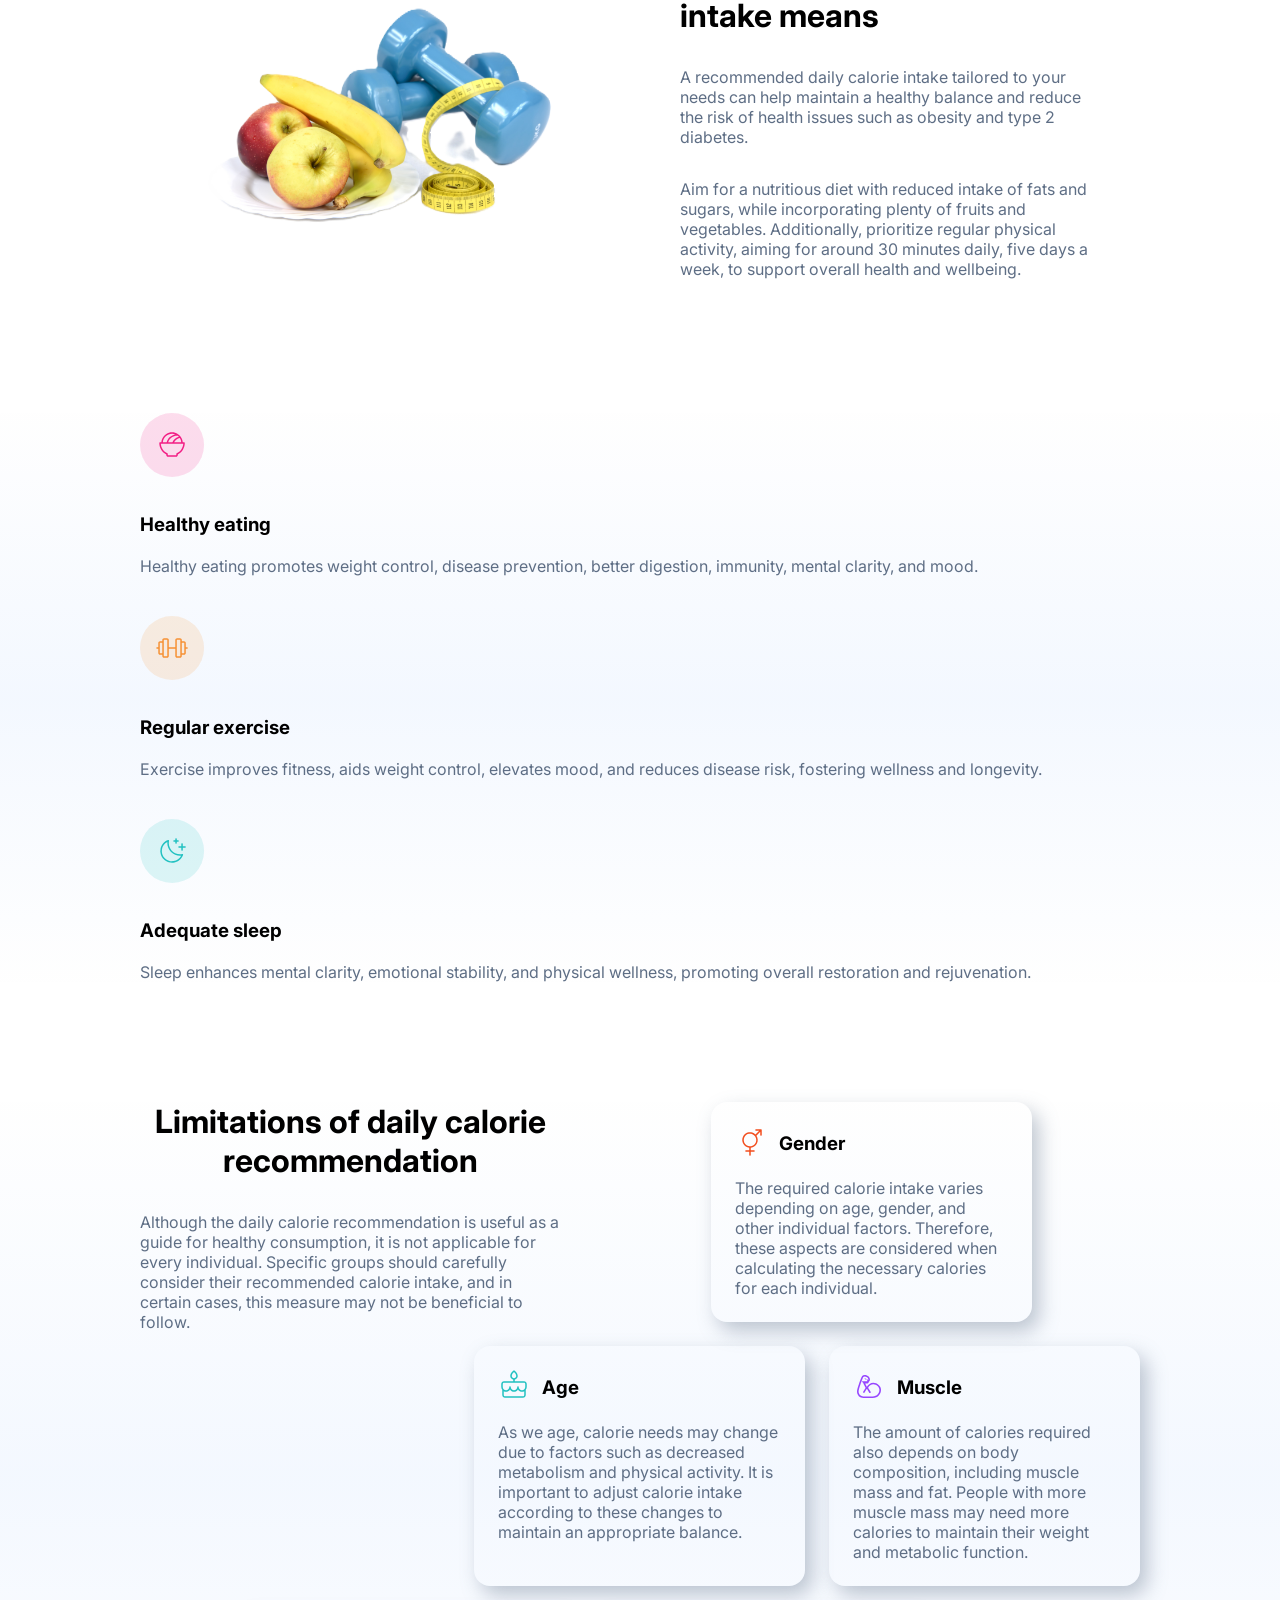
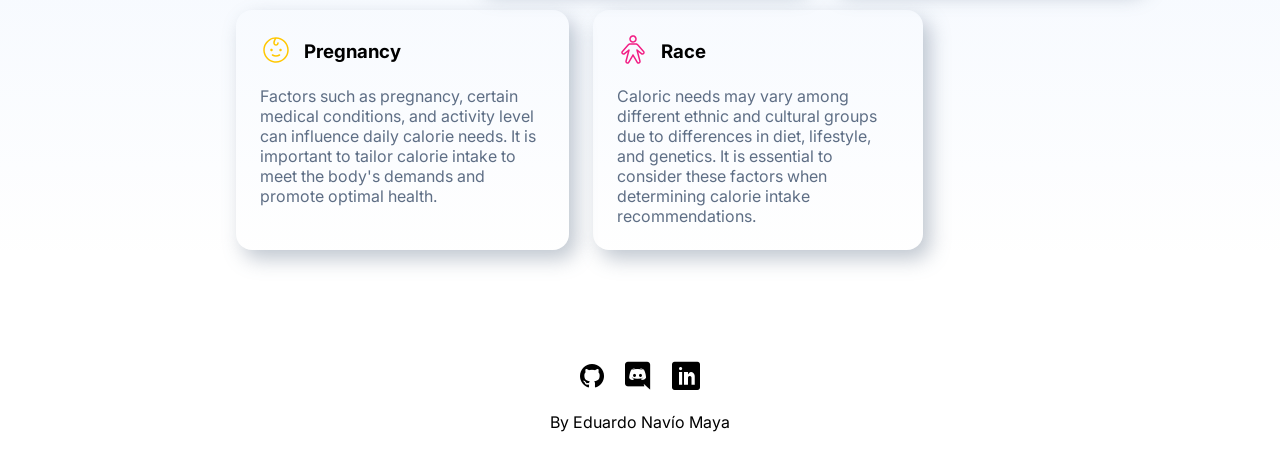
<file: kcal.html>
<!doctype html>
<html lang="es">
  <head>
    <meta charset="utf-8"><!--Para que sepa la codificacion que tiene que utilizar-->
    <title>BodyFit</title><!--Es el titulo que aparece en la pestaña de nuestra web-->
    <meta name="description" content="Mi pagina web de prueba para empezar con
    desarrollo frontend"><!--Esta es la descripcion de nuestra web que aparecera en el buscador como introduccion del contenido de nuestra web-->
    <meta name="viewport" content="width=device-width, initial-scale=1"><!--Se utiliza para que el ancho del contenido sea el ancho de la pantalla del navegador-->
  
    <meta name="theme-color" content="#fafafa"> <!--Esto es para cambiar el color de arriba de las pestañas predeterminado del navegador-->
  
    <meta property="og:title" content="">
    <meta property="og:type" content="">
    <meta property="og:url" content="">
    <meta property="og:image" content="">
    <meta property="og:description" content="">
  
    <link rel="canonical" href="index.html"><!--Sirve para indicar al buscador cual es la pagina principal-->
  
    <link rel="icon" type="image/png" href="img/Vector.png" ><!--Para añadir foto(favicon) logo de nuestra web-->
  
    
    <link rel="stylesheet" href="css/style.css"><!--Para añadir los estilos css del fichero style creado-->
    <link rel="preconnect" href="https://fonts.googleapis.com">
    <link rel="preconnect" href="https://fonts.gstatic.com" crossorigin>
    <link href="https://fonts.googleapis.com/css2?family=Inter:wght@400;600;700&display=swap" rel="stylesheet">
  
    <link rel="manifest" href="site.webmanifest">
    <script type="module" defer src="/kcal.js"></script>
  </head>
  <body class="bmi">
    <header>
      <figure>
        <a href="index.html"><img src="img/Vector.png" alt="Logo de la empresa"></a>
      </figure>
      <nav>
        <ul>
          <li><a href="index.html">BMI Calculator</a></li>
          <li><a href="kcal.html">Kcal Calculator</a></li>
        </ul>
      </nav>
      <h1>Kcal Calculator</h1>
      <p>
        Better understand your calorie needs in relation to your activity level using our calorie calculator. 
        While calorie calculation is not the sole factor in determining a healthy diet, it provides a useful 
        starting point for planning your daily intake and achieving your wellness goals.
      </p>
    </header>
    <main>
      <section class="contenedor-formulario">
        <form action="#" method="post" autocomplete="on" class="kcalorias">
          <legend>Enter your details below</legend>
          <fieldset class="one">
            <div>
              <label for="edad">Age</label>
              <input type="number" min="5" max="120" name="edad" id="edad" placeholder="years" required>
            </div>
            <div>
              <label for="altura">Height</label>
              <input type="number" min="50" max="250" name="altura" id="altura" placeholder="cm" required>
            </div>
            <div>
              <label for="peso">Weight</label>
              <input type="number" min="15" max="200" name="peso" id="peso" placeholder="kg" required>
            </div>
            
          </fieldset>
          <fieldset class="two">
            <div>
              <label for="genero">Gender</label>
              <select name="genero" id="genero" required>
                
                <option value="1">Man</option>
                <option value="2">Woman</option>
              </select>
            </div>
            <div class="activity">
              <label for="actividad">Activity Level</label>
              <select name="actividad" id="actividad" required>
                <option value="0">Sedentary</option>
                <option value="1">Light</option>
                <option value="2">Moderate</option>
                <option value="3">Intense</option>
                <option value="4">Very intense</option>
              </select>
            </div>
          </fieldset>  
          <div class="informacion">
            <p class="leyenda"><strong>*Sedentary:</strong> little to no exercise.</p>
            <p class="leyenda"><strong>*Light:</strong> exercise 1-3 days a week.</p>
            <p class="leyenda"><strong>*Moderate:</strong> exercise 3-5 days a week.</p>
            <p class="leyenda"><strong>*Intense:</strong> exercise 6-7 days a week.</p>
            <p class="leyenda"><strong>*Very intense:</strong> intense exercise and physical work.</p>
          </div>
          
          <button id="restablecer" type="reset">Reset</button>
          <button id="calcular" disabled >Calculate</button>

          <div class="resultado">
            <h3>The number of calories needed is...</h3>
            <span id="result_value"></span>
            <p id="consejo">Enter the required data and you'll see your calorie result here.</p>
            <p id="consejo2"></p>
          </div>
        </form>
        
      </section>
      <section class="info">
        <picture id="fotoKcal">
          <img id="kcals" src="img/fotosinfondo.png" alt="mediciones" width="500px">
        </picture>
        <div>
          <h2>What your daily calorie intake means</h2>
        <p>
          A recommended daily calorie intake tailored to your needs can help maintain a healthy 
          balance and reduce the risk of health issues such as obesity and type 2 diabetes.
        </p>
        <p>
          Aim for a nutritious diet with reduced intake of fats and sugars, while incorporating plenty of fruits and vegetables. 
          Additionally, prioritize regular physical activity, aiming for around 30 minutes daily, 
          five days a week, to support overall health and wellbeing.
        </p>
        </div>
        
      </section>
      <section class="recomendaciones">
        <article>
          <figure>
            <svg width="65" height="64" viewBox="0 0 65 64" fill="none" xmlns="http://www.w3.org/2000/svg">
              <circle opacity="0.15" cx="32.043" cy="32" r="32" fill="#F21E84"/>
              <path d="M44.043 29.25H42.7642C42.5658 26.5422 41.3501 24.0098 39.3613 22.1614C37.3725 20.3131 34.758 19.2857 32.043 19.2857C29.3279 19.2857 26.7134 20.3131 24.7246 22.1614C22.7359 24.0098 21.5202 26.5422 21.3217 29.25H20.043C19.8441 29.25 19.6533 29.329 19.5126 29.4697C19.372 29.6103 19.293 29.8011 19.293 30C19.2974 32.3581 19.9535 34.6691 21.1888 36.6778C22.4241 38.6865 24.1905 40.3146 26.293 41.3825V42C26.293 42.4642 26.4773 42.9093 26.8055 43.2375C27.1337 43.5656 27.5788 43.75 28.043 43.75H36.043C36.5071 43.75 36.9522 43.5656 37.2804 43.2375C37.6086 42.9093 37.793 42.4642 37.793 42V41.3825C39.8954 40.3146 41.6618 38.6865 42.8971 36.6778C44.1324 34.6691 44.7885 32.3581 44.793 30C44.793 29.8011 44.714 29.6103 44.5733 29.4697C44.4326 29.329 44.2419 29.25 44.043 29.25ZM37.823 22.7863C38.1859 23.0769 38.5264 23.3945 38.8417 23.7363C37.4495 24.1696 36.1602 24.882 35.0523 25.8299C33.9445 26.7779 33.0413 27.9416 32.398 29.25H28.2105C28.8012 27.3687 29.9757 25.7245 31.5639 24.5558C33.152 23.387 35.0711 22.7546 37.043 22.75C37.303 22.75 37.5642 22.7638 37.823 22.7863ZM39.8305 25.0175C40.6482 26.2892 41.1394 27.743 41.2605 29.25H34.103C34.73 28.2006 35.5592 27.2861 36.5424 26.5595C37.5256 25.833 38.6432 25.3089 39.8305 25.0175ZM32.043 20.75C33.1888 20.7482 34.3249 20.9601 35.393 21.375C33.3299 21.7007 31.4057 22.6181 29.8538 24.016C28.302 25.4139 27.1892 27.2321 26.6505 29.25H22.8255C23.0164 26.9356 24.0698 24.7773 25.777 23.203C27.4843 21.6286 29.7207 20.7531 32.043 20.75ZM36.7305 40.23C36.5998 40.2899 36.4891 40.3861 36.4116 40.5071C36.334 40.6281 36.2928 40.7688 36.293 40.9125V42C36.293 42.0663 36.2666 42.1299 36.2197 42.1768C36.1729 42.2237 36.1093 42.25 36.043 42.25H28.043C27.9767 42.25 27.9131 42.2237 27.8662 42.1768C27.8193 42.1299 27.793 42.0663 27.793 42V40.9125C27.7931 40.7688 27.7519 40.6281 27.6744 40.5071C27.5968 40.3861 27.4861 40.2899 27.3555 40.23C25.5156 39.3815 23.9379 38.0538 22.7877 36.3858C21.6375 34.7179 20.9571 32.7713 20.818 30.75H43.268C43.1288 32.7713 42.4485 34.7179 41.2982 36.3858C40.148 38.0538 38.5703 39.3815 36.7305 40.23Z" fill="#F21E84"/>
            </svg>  
          </figure>
          <div>
            <h3>Healthy eating</h3>
            <p>Healthy eating promotes weight control, disease prevention, better digestion, immunity, mental clarity, and mood.</p>
          </div>
        </article>
        <article>
          <figure>
            <svg width="65" height="64" viewBox="0 0 65 64" fill="none" xmlns="http://www.w3.org/2000/svg">
              <circle opacity="0.15" cx="32.043" cy="32" r="32" fill="#F69134"/>
              <g clip-path="url(#clip0_41_1689)">
              <path d="M47.043 31.25H45.793V27C45.793 26.5359 45.6086 26.0908 45.2804 25.7626C44.9522 25.4344 44.5071 25.25 44.043 25.25H41.793V24C41.793 23.5359 41.6086 23.0908 41.2804 22.7626C40.9522 22.4344 40.5071 22.25 40.043 22.25H37.043C36.5788 22.25 36.1337 22.4344 35.8055 22.7626C35.4773 23.0908 35.293 23.5359 35.293 24V31.25H28.793V24C28.793 23.5359 28.6086 23.0908 28.2804 22.7626C27.9522 22.4344 27.5071 22.25 27.043 22.25H24.043C23.5788 22.25 23.1337 22.4344 22.8055 22.7626C22.4773 23.0908 22.293 23.5359 22.293 24V25.25H20.043C19.5788 25.25 19.1337 25.4344 18.8055 25.7626C18.4773 26.0908 18.293 26.5359 18.293 27V31.25H17.043C16.8441 31.25 16.6533 31.329 16.5126 31.4697C16.372 31.6103 16.293 31.8011 16.293 32C16.293 32.1989 16.372 32.3897 16.5126 32.5303C16.6533 32.671 16.8441 32.75 17.043 32.75H18.293V37C18.293 37.4641 18.4773 37.9092 18.8055 38.2374C19.1337 38.5656 19.5788 38.75 20.043 38.75H22.293V40C22.293 40.4641 22.4773 40.9092 22.8055 41.2374C23.1337 41.5656 23.5788 41.75 24.043 41.75H27.043C27.5071 41.75 27.9522 41.5656 28.2804 41.2374C28.6086 40.9092 28.793 40.4641 28.793 40V32.75H35.293V40C35.293 40.4641 35.4773 40.9092 35.8055 41.2374C36.1337 41.5656 36.5788 41.75 37.043 41.75H40.043C40.5071 41.75 40.9522 41.5656 41.2804 41.2374C41.6086 40.9092 41.793 40.4641 41.793 40V38.75H44.043C44.5071 38.75 44.9522 38.5656 45.2804 38.2374C45.6086 37.9092 45.793 37.4641 45.793 37V32.75H47.043C47.2419 32.75 47.4326 32.671 47.5733 32.5303C47.714 32.3897 47.793 32.1989 47.793 32C47.793 31.8011 47.714 31.6103 47.5733 31.4697C47.4326 31.329 47.2419 31.25 47.043 31.25ZM20.043 37.25C19.9767 37.25 19.9131 37.2237 19.8662 37.1768C19.8193 37.1299 19.793 37.0663 19.793 37V27C19.793 26.9337 19.8193 26.8701 19.8662 26.8232C19.9131 26.7763 19.9767 26.75 20.043 26.75H22.293V37.25H20.043ZM27.293 40C27.293 40.0663 27.2666 40.1299 27.2197 40.1768C27.1729 40.2237 27.1093 40.25 27.043 40.25H24.043C23.9767 40.25 23.9131 40.2237 23.8662 40.1768C23.8193 40.1299 23.793 40.0663 23.793 40V24C23.793 23.9337 23.8193 23.8701 23.8662 23.8232C23.9131 23.7763 23.9767 23.75 24.043 23.75H27.043C27.1093 23.75 27.1729 23.7763 27.2197 23.8232C27.2666 23.8701 27.293 23.9337 27.293 24V40ZM40.293 40C40.293 40.0663 40.2666 40.1299 40.2197 40.1768C40.1729 40.2237 40.1093 40.25 40.043 40.25H37.043C36.9767 40.25 36.9131 40.2237 36.8662 40.1768C36.8193 40.1299 36.793 40.0663 36.793 40V24C36.793 23.9337 36.8193 23.8701 36.8662 23.8232C36.9131 23.7763 36.9767 23.75 37.043 23.75H40.043C40.1093 23.75 40.1729 23.7763 40.2197 23.8232C40.2666 23.8701 40.293 23.9337 40.293 24V40ZM44.293 37C44.293 37.0663 44.2666 37.1299 44.2197 37.1768C44.1729 37.2237 44.1093 37.25 44.043 37.25H41.793V26.75H44.043C44.1093 26.75 44.1729 26.7763 44.2197 26.8232C44.2666 26.8701 44.293 26.9337 44.293 27V37Z" fill="#F69134"/>
              </g>
              <defs>
              <clipPath id="clip0_41_1689">
              <rect width="32" height="32" fill="white" transform="translate(16.043 16)"/>
              </clipPath>
              </defs>
          </svg>  
          </figure>
          <div>
            <h3>Regular exercise</h3>
            <p>Exercise improves fitness, aids weight control, elevates mood, and reduces disease risk, fostering wellness and longevity.</p>
          </div>
        </article>
        <article>
          <figure>
            <svg width="65" height="64" viewBox="0 0 65 64" fill="none" xmlns="http://www.w3.org/2000/svg">
              <circle opacity="0.15" cx="32.043" cy="32" r="32" fill="#22C1C1"/>
              <path d="M45.7934 28C45.7934 28.1989 45.7144 28.3897 45.5737 28.5303C45.4331 28.671 45.2423 28.75 45.0434 28.75H42.7934V31C42.7934 31.1989 42.7144 31.3897 42.5737 31.5303C42.4331 31.671 42.2423 31.75 42.0434 31.75C41.8445 31.75 41.6537 31.671 41.5131 31.5303C41.3724 31.3897 41.2934 31.1989 41.2934 31V28.75H39.0434C38.8445 28.75 38.6537 28.671 38.5131 28.5303C38.3724 28.3897 38.2934 28.1989 38.2934 28C38.2934 27.8011 38.3724 27.6103 38.5131 27.4697C38.6537 27.329 38.8445 27.25 39.0434 27.25H41.2934V25C41.2934 24.8011 41.3724 24.6103 41.5131 24.4697C41.6537 24.329 41.8445 24.25 42.0434 24.25C42.2423 24.25 42.4331 24.329 42.5737 24.4697C42.7144 24.6103 42.7934 24.8011 42.7934 25V27.25H45.0434C45.2423 27.25 45.4331 27.329 45.5737 27.4697C45.7144 27.6103 45.7934 27.8011 45.7934 28ZM34.0434 22.75H35.2934V24C35.2934 24.1989 35.3724 24.3897 35.5131 24.5303C35.6537 24.671 35.8445 24.75 36.0434 24.75C36.2423 24.75 36.4331 24.671 36.5737 24.5303C36.7144 24.3897 36.7934 24.1989 36.7934 24V22.75H38.0434C38.2423 22.75 38.4331 22.671 38.5737 22.5303C38.7144 22.3897 38.7934 22.1989 38.7934 22C38.7934 21.8011 38.7144 21.6103 38.5737 21.4697C38.4331 21.329 38.2423 21.25 38.0434 21.25H36.7934V20C36.7934 19.8011 36.7144 19.6103 36.5737 19.4697C36.4331 19.329 36.2423 19.25 36.0434 19.25C35.8445 19.25 35.6537 19.329 35.5131 19.4697C35.3724 19.6103 35.2934 19.8011 35.2934 20V21.25H34.0434C33.8445 21.25 33.6537 21.329 33.5131 21.4697C33.3724 21.6103 33.2934 21.8011 33.2934 22C33.2934 22.1989 33.3724 22.3897 33.5131 22.5303C33.6537 22.671 33.8445 22.75 34.0434 22.75ZM42.9497 35.285C43.0369 35.3867 43.0953 35.5099 43.1189 35.6418C43.1424 35.7736 43.1301 35.9094 43.0834 36.035C42.4047 37.8886 41.27 39.5413 39.7839 40.8406C38.2979 42.1399 36.5085 43.0439 34.5809 43.4691C32.6534 43.8943 30.6497 43.827 28.755 43.2735C26.8602 42.72 25.1355 41.6981 23.7399 40.3021C22.3444 38.9061 21.323 37.181 20.7701 35.286C20.2172 33.3911 20.1507 31.3875 20.5765 29.46C21.0024 27.5326 21.9069 25.7435 23.2067 24.2579C24.5065 22.7723 26.1596 21.6381 28.0134 20.96C28.1382 20.9146 28.2729 20.9031 28.4036 20.9268C28.5343 20.9505 28.6563 21.0085 28.7573 21.0948C28.8582 21.1811 28.9345 21.2927 28.9781 21.4182C29.0218 21.5436 29.0314 21.6784 29.0059 21.8088C28.6845 23.44 28.7282 25.1222 29.1339 26.7346C29.5395 28.3469 30.2971 29.8495 31.3523 31.1344C32.4074 32.4194 33.7339 33.4548 35.2366 34.1663C36.7392 34.8779 38.3808 35.248 40.0434 35.25C40.779 35.2503 41.5128 35.1791 42.2347 35.0375C42.3651 35.0117 42.5 35.021 42.6257 35.0645C42.7513 35.108 42.8631 35.1841 42.9497 35.285ZM41.1534 36.7025C40.7851 36.7342 40.4151 36.75 40.0434 36.75C36.6631 36.746 33.4224 35.4015 31.0322 33.0112C28.642 30.621 27.2974 27.3803 27.2934 24C27.2934 23.6292 27.3092 23.2592 27.3409 22.89C25.9086 23.6305 24.6712 24.6985 23.7292 26.0072C22.7873 27.3159 22.1673 28.8283 21.9198 30.4216C21.6723 32.0149 21.8041 33.6442 22.3047 35.177C22.8052 36.7097 23.6603 38.1028 24.8005 39.2429C25.9406 40.3831 27.3337 41.2382 28.8665 41.7387C30.3992 42.2393 32.0285 42.3711 33.6218 42.1236C35.2151 41.8761 36.7275 41.2562 38.0362 40.3142C39.3449 39.3722 40.4129 38.1348 41.1534 36.7025Z" fill="#22C1C1"/>
          </svg>
          
          </figure>
          <div>
            <h3>Adequate sleep</h3>
            <p>Sleep enhances mental clarity, emotional stability, and physical wellness, promoting overall restoration and rejuvenation.</p>
          </div>
        </article>
      </section>
      <section class="limitaciones">
        <div class="primero">
          <h2>Limitations of daily calorie recommendation</h2>
          <p>
            Although the daily calorie recommendation is useful as a guide for healthy consumption, 
            it is not applicable for every individual.
            Specific groups should carefully consider their recommended calorie intake, 
            and in certain cases, this measure may not be beneficial to follow.
          </p>
        </div>
        <div class="segundo">
          <article class="head">
            <div>
              <figure>
                <svg width="32" height="32" viewBox="0 0 32 32" fill="none" xmlns="http://www.w3.org/2000/svg">
                  <path d="M26.0005 3.25H21.0005C20.8016 3.25 20.6108 3.32902 20.4701 3.46967C20.3295 3.61032 20.2505 3.80109 20.2505 4C20.2505 4.19891 20.3295 4.38968 20.4701 4.53033C20.6108 4.67098 20.8016 4.75 21.0005 4.75H24.1905L20.4405 8.4925C19.5583 7.61835 18.4791 6.969 17.2935 6.59913C16.108 6.22925 14.851 6.1497 13.6283 6.36716C12.4056 6.58463 11.253 7.09274 10.2677 7.84871C9.28245 8.60467 8.49326 9.58635 7.96664 10.7111C7.44002 11.8358 7.1914 13.0705 7.24172 14.3114C7.29203 15.5523 7.63981 16.7629 8.25575 17.8412C8.8717 18.9196 9.73778 19.8342 10.781 20.5079C11.8243 21.1816 13.0142 21.5947 14.2505 21.7125V24.25H11.0005C10.8016 24.25 10.6108 24.329 10.4701 24.4697C10.3295 24.6103 10.2505 24.8011 10.2505 25C10.2505 25.1989 10.3295 25.3897 10.4701 25.5303C10.6108 25.671 10.8016 25.75 11.0005 25.75H14.2505V29C14.2505 29.1989 14.3295 29.3897 14.4701 29.5303C14.6108 29.671 14.8016 29.75 15.0005 29.75C15.1994 29.75 15.3902 29.671 15.5308 29.5303C15.6715 29.3897 15.7505 29.1989 15.7505 29V25.75H19.0005C19.1994 25.75 19.3902 25.671 19.5308 25.5303C19.6715 25.3897 19.7505 25.1989 19.7505 25C19.7505 24.8011 19.6715 24.6103 19.5308 24.4697C19.3902 24.329 19.1994 24.25 19.0005 24.25H15.7505V21.7125C17.0879 21.5817 18.3683 21.1053 19.4661 20.3302C20.5638 19.5551 21.4412 18.5079 22.012 17.2914C22.5828 16.0749 22.8275 14.7308 22.7221 13.3911C22.6166 12.0515 22.1646 10.7622 21.4105 9.65L25.2505 5.81V9C25.2505 9.19891 25.3295 9.38968 25.4701 9.53033C25.6108 9.67098 25.8016 9.75 26.0005 9.75C26.1994 9.75 26.3902 9.67098 26.5308 9.53033C26.6715 9.38968 26.7505 9.19891 26.7505 9V4C26.7505 3.80109 26.6715 3.61032 26.5308 3.46967C26.3902 3.32902 26.1994 3.25 26.0005 3.25ZM15.0005 20.25C13.7643 20.25 12.556 19.8834 11.5282 19.1967C10.5004 18.5099 9.69927 17.5338 9.22623 16.3918C8.75318 15.2497 8.62941 13.9931 8.87057 12.7807C9.11172 11.5683 9.70698 10.4547 10.5811 9.58058C11.4551 8.7065 12.5688 8.11125 13.7812 7.87009C14.9935 7.62893 16.2502 7.75271 17.3922 8.22575C18.5343 8.6988 19.5104 9.49988 20.1972 10.5277C20.8839 11.5555 21.2505 12.7639 21.2505 14C21.2485 15.657 20.5894 17.2456 19.4177 18.4172C18.246 19.5889 16.6575 20.248 15.0005 20.25Z" fill="#F24E1E"/>
                </svg>
              </figure>
              <h3>Gender</h3>
            </div>
            <p>
              The required calorie intake varies depending on age, gender, and other individual factors. 
              Therefore, these aspects are considered when calculating the necessary calories for each individual.
            </p>
          </article>
          <article class="aside">
            <div>
              <figure>
                <svg width="32" height="32" viewBox="0 0 32 32" fill="none" xmlns="http://www.w3.org/2000/svg">
                  <path d="M28.75 14C28.75 13.2707 28.4603 12.5712 27.9445 12.0555C27.4288 11.5397 26.7293 11.25 26 11.25H16.75V9.67501C17.5965 9.50103 18.3571 9.04049 18.9036 8.37104C19.4501 7.7016 19.749 6.86419 19.75 6.00001C19.75 2.63751 16.5525 0.466264 16.4163 0.375014C16.293 0.292784 16.1482 0.248901 16 0.248901C15.8518 0.248901 15.707 0.292784 15.5837 0.375014C15.4475 0.466264 12.25 2.63751 12.25 6.00001C12.251 6.86419 12.5499 7.7016 13.0964 8.37104C13.6429 9.04049 14.4035 9.50103 15.25 9.67501V11.25H6C5.27065 11.25 4.57118 11.5397 4.05546 12.0555C3.53973 12.5712 3.25 13.2707 3.25 14V16.9163C3.25082 17.9815 3.60224 19.0169 4.25 19.8625V25C4.25 25.7294 4.53973 26.4288 5.05546 26.9446C5.57118 27.4603 6.27065 27.75 7 27.75H25C25.7293 27.75 26.4288 27.4603 26.9445 26.9446C27.4603 26.4288 27.75 25.7294 27.75 25V19.8625C28.3978 19.0169 28.7492 17.9815 28.75 16.9163V14ZM13.75 6.00001C13.75 4.07501 15.25 2.57376 16 1.94501C16.75 2.57001 18.25 4.07001 18.25 6.00001C18.25 6.59675 18.0129 7.16905 17.591 7.591C17.169 8.01296 16.5967 8.25001 16 8.25001C15.4033 8.25001 14.831 8.01296 14.409 7.591C13.9871 7.16905 13.75 6.59675 13.75 6.00001ZM4.75 14C4.75 13.6685 4.8817 13.3506 5.11612 13.1161C5.35054 12.8817 5.66848 12.75 6 12.75H26C26.3315 12.75 26.6495 12.8817 26.8839 13.1161C27.1183 13.3506 27.25 13.6685 27.25 14V16.9163C27.25 18.7063 25.8338 20.2013 24.0925 20.2488C23.6581 20.2611 23.2256 20.1863 22.8206 20.0285C22.4157 19.8708 22.0465 19.6335 21.7348 19.3306C21.4232 19.0277 21.1755 18.6654 21.0063 18.2651C20.8371 17.8648 20.75 17.4346 20.75 17C20.75 16.8011 20.671 16.6103 20.5303 16.4697C20.3897 16.329 20.1989 16.25 20 16.25C19.8011 16.25 19.6103 16.329 19.4697 16.4697C19.329 16.6103 19.25 16.8011 19.25 17C19.25 17.862 18.9076 18.6886 18.2981 19.2981C17.6886 19.9076 16.862 20.25 16 20.25C15.138 20.25 14.3114 19.9076 13.7019 19.2981C13.0924 18.6886 12.75 17.862 12.75 17C12.75 16.8011 12.671 16.6103 12.5303 16.4697C12.3897 16.329 12.1989 16.25 12 16.25C11.8011 16.25 11.6103 16.329 11.4697 16.4697C11.329 16.6103 11.25 16.8011 11.25 17C11.2502 17.4347 11.1631 17.865 10.9941 18.2655C10.825 18.6659 10.5773 19.0284 10.2656 19.3314C9.95397 19.6345 9.58469 19.8719 9.17965 20.0297C8.7746 20.1875 8.34202 20.2624 7.9075 20.25C6.16625 20.2013 4.75 18.7063 4.75 16.9163V14ZM25 26.25H7C6.66848 26.25 6.35054 26.1183 6.11612 25.8839C5.8817 25.6495 5.75 25.3315 5.75 25V21.1638C6.39812 21.5274 7.12467 21.7285 7.8675 21.75C8.50264 21.7689 9.13507 21.6595 9.72698 21.4284C10.3189 21.1973 10.8581 20.8492 11.3125 20.405C11.5725 20.1508 11.8031 19.8682 12 19.5625C12.4297 20.2335 13.0213 20.7856 13.7203 21.168C14.4193 21.5504 15.2032 21.7508 16 21.7508C16.7968 21.7508 17.5807 21.5504 18.2797 21.168C18.9787 20.7856 19.5703 20.2335 20 19.5625C20.1977 19.8683 20.4291 20.151 20.69 20.405C21.5742 21.2701 22.763 21.7531 24 21.75H24.1338C24.8762 21.7283 25.6023 21.5272 26.25 21.1638V25C26.25 25.3315 26.1183 25.6495 25.8839 25.8839C25.6495 26.1183 25.3315 26.25 25 26.25Z" fill="#22C1C1"/>
                </svg>
              </figure>
              <h3>Age</h3>
            </div>
            <p>
              As we age, calorie needs may change due to factors such as decreased metabolism and physical activity. 
              It is important to adjust calorie intake according to these changes to maintain an appropriate balance.
            </p>
          </article>
          <article class="menu">
            <div>
              <figure>
                <svg width="32" height="32" viewBox="0 0 32 32" fill="none" xmlns="http://www.w3.org/2000/svg">
                  <path d="M10.4401 27.9999H19.5936C25.3683 27.9999 28 23.7323 28 19.7697C27.9565 18.8401 27.7249 17.9291 27.3196 17.0927C26.9142 16.2562 26.3435 15.5118 25.6425 14.905C24.2005 13.5223 22.2973 12.7318 20.3062 12.6885C18.9763 12.7623 17.686 13.1708 16.5536 13.8766C15.4212 14.5825 14.4828 15.5631 13.8245 16.7286C13.3756 15.8289 12.7263 14.5242 12.2085 13.4752H13.9062C14.4088 13.4435 14.8861 13.2426 15.2614 12.9048C15.6368 12.5671 15.8885 12.1121 15.976 11.613C16.2904 11.3484 16.5405 11.015 16.7074 10.6383C16.8742 10.2616 16.9534 9.85144 16.9387 9.43923C16.9387 6.48444 13.6545 5.00139 11.8293 5.00139C9.33631 4.94249 8.61327 6.76442 7.96558 8.39432L7.93752 8.46694C7.53431 9.50943 4.00005 18.7482 4.00005 21.5537C3.99317 23.2674 4.65527 24.9153 5.84374 26.1424C6.44509 26.749 7.16258 27.2262 7.95269 27.5452C8.7428 27.8642 9.58905 28.0184 10.4401 27.9983V27.9999ZM9.4309 9.05999C10.1307 7.29696 10.5187 6.61596 11.7604 6.61596H11.8149C13.0101 6.61596 15.3347 7.61245 15.3347 9.44003C15.3563 9.624 15.3283 9.80958 15.2529 9.97903V9.97984C15.1515 9.84277 15.0276 9.72407 14.8866 9.62884C14.7662 9.54382 14.624 9.49562 14.477 9.49006H14.0513C13.6361 8.96317 12.36 8.028 11.3668 8.20389L12.4064 9.53444H13.8918L14.1066 10.05C14.3728 10.6875 14.2806 11.0046 14.1948 11.1434C14.1589 11.2017 14.1101 11.2509 14.0523 11.2873C13.9945 11.3236 13.9292 11.3462 13.8614 11.3531H8.82569L9.32108 12.0027C9.53832 12.2875 9.82689 12.5094 10.1099 12.678C10.1115 12.7994 10.1402 12.9188 10.194 13.0274L10.4161 13.4752V13.4769C10.8866 14.4249 11.9752 16.6213 12.5612 17.7928C12.5411 17.8219 12.5211 17.8518 12.5026 17.8816L10.1836 21.6747C10.0722 21.8571 10.0373 22.0765 10.0866 22.2847C10.1359 22.4929 10.2654 22.6729 10.4465 22.785C10.6277 22.8971 10.8456 22.9323 11.0525 22.8826C11.2593 22.833 11.4381 22.7027 11.5495 22.5204L13.6337 19.1097C13.7058 19.1266 13.778 19.1363 13.8525 19.1371C13.9335 19.1339 14.0137 19.121 14.0914 19.0992L16.2437 22.668C16.3541 22.851 16.5321 22.9823 16.7386 23.0332C16.9452 23.084 17.1633 23.0502 17.3451 22.9391C17.5269 22.8281 17.6574 22.6489 17.7079 22.4409C17.7584 22.233 17.7248 22.0134 17.6145 21.8305L15.2385 17.8905C15.2043 17.8342 15.1669 17.7801 15.1263 17.7283C15.6229 16.7562 16.3608 15.9299 17.2682 15.3294C18.1757 14.729 19.2219 14.3749 20.3054 14.3015C21.8926 14.3426 23.4076 14.9793 24.5539 16.0863C25.0894 16.5457 25.5283 17.1082 25.8448 17.7407C26.1612 18.3733 26.3489 19.0631 26.3968 19.7697C26.396 23.0634 24.2918 26.3861 19.5936 26.3861H10.4401C9.80214 26.4045 9.16708 26.2924 8.57338 26.0567C7.97967 25.8209 7.43966 25.4663 6.98602 25.0144C6.09418 24.093 5.5981 22.8555 5.60486 21.569C5.60486 19.4389 8.36878 11.8106 9.4309 9.05999Z" fill="#9747FF"/>
                </svg>
              </figure>
              <h3>Muscle</h3>
            </div>
            <p>
              The amount of calories required also depends on body composition, including muscle mass and fat. 
              People with more muscle mass may need more calories to maintain their weight and metabolic function.
            </p>
          </article>
          <article class="content">
            <div>
              <figure>
                <svg width="32" height="32" viewBox="0 0 32 32" fill="none" xmlns="http://www.w3.org/2000/svg">
                  <path d="M11.5 17.25C11.2528 17.25 11.0111 17.1767 10.8055 17.0393C10.6 16.902 10.4398 16.7068 10.3452 16.4784C10.2505 16.2499 10.2258 15.9986 10.274 15.7561C10.3223 15.5137 10.4413 15.2909 10.6161 15.1161C10.7909 14.9413 11.0137 14.8222 11.2561 14.774C11.4986 14.7258 11.75 14.7505 11.9784 14.8452C12.2068 14.9398 12.402 15.1 12.5393 15.3055C12.6767 15.5111 12.75 15.7528 12.75 16C12.75 16.3315 12.6183 16.6495 12.3839 16.8839C12.1495 17.1183 11.8315 17.25 11.5 17.25ZM20.5 14.75C20.2528 14.75 20.0111 14.8233 19.8055 14.9607C19.6 15.098 19.4398 15.2932 19.3452 15.5216C19.2505 15.7501 19.2258 16.0014 19.274 16.2439C19.3223 16.4863 19.4413 16.7091 19.6161 16.8839C19.7909 17.0587 20.0137 17.1777 20.2561 17.226C20.4986 17.2742 20.75 17.2495 20.9784 17.1549C21.2068 17.0602 21.402 16.9 21.5393 16.6945C21.6767 16.4889 21.75 16.2472 21.75 16C21.75 15.6685 21.6183 15.3505 21.3839 15.1161C21.1495 14.8817 20.8315 14.75 20.5 14.75ZM19.1 20.365C18.1694 20.9431 17.0956 21.2494 16 21.2494C14.9044 21.2494 13.8307 20.9431 12.9 20.365C12.7316 20.2589 12.5279 20.2241 12.3338 20.2681C12.1397 20.3122 11.9711 20.4316 11.865 20.6C11.7589 20.7684 11.7241 20.9721 11.7682 21.1662C11.8122 21.3603 11.9316 21.5289 12.1 21.635C13.2702 22.3641 14.6213 22.7506 16 22.7506C17.3787 22.7506 18.7298 22.3641 19.9 21.635C19.9834 21.5825 20.0556 21.514 20.1126 21.4336C20.1695 21.3531 20.21 21.2623 20.2319 21.1662C20.2537 21.0701 20.2564 20.9706 20.2397 20.8735C20.2231 20.7763 20.1875 20.6834 20.135 20.6C20.0825 20.5166 20.014 20.4444 19.9336 20.3874C19.8532 20.3305 19.7623 20.29 19.6662 20.2681C19.5701 20.2463 19.4706 20.2436 19.3735 20.2603C19.2763 20.2769 19.1834 20.3125 19.1 20.365ZM28.75 16C28.75 18.5217 28.0022 20.9868 26.6012 23.0835C25.2003 25.1802 23.209 26.8144 20.8792 27.7795C18.5495 28.7445 15.9859 28.997 13.5126 28.505C11.0393 28.0131 8.76751 26.7987 6.98439 25.0156C5.20127 23.2325 3.98696 20.9607 3.49499 18.4874C3.00303 16.0141 3.25552 13.4505 4.22054 11.1208C5.18556 8.79103 6.81976 6.79975 8.91648 5.39876C11.0132 3.99777 13.4783 3.25 16 3.25C19.3803 3.25397 22.621 4.59854 25.0112 6.98877C27.4015 9.379 28.746 12.6197 28.75 16ZM27.25 16C27.2465 13.0808 26.1098 10.277 24.0794 8.17953C22.0491 6.08205 19.2838 4.85473 16.3663 4.75625C14.7875 6.90375 14.75 8.98125 14.75 9C14.75 9.33152 14.8817 9.64946 15.1161 9.88388C15.3505 10.1183 15.6685 10.25 16 10.25C16.3315 10.25 16.6495 10.1183 16.8839 9.88388C17.1183 9.64946 17.25 9.33152 17.25 9C17.25 8.80109 17.329 8.61032 17.4697 8.46967C17.6103 8.32902 17.8011 8.25 18 8.25C18.1989 8.25 18.3897 8.32902 18.5303 8.46967C18.671 8.61032 18.75 8.80109 18.75 9C18.75 9.72935 18.4603 10.4288 17.9445 10.9445C17.4288 11.4603 16.7294 11.75 16 11.75C15.2707 11.75 14.5712 11.4603 14.0555 10.9445C13.5397 10.4288 13.25 9.72935 13.25 9C13.25 8.90625 13.2688 7.0225 14.5175 4.8475C12.3746 5.13237 10.3592 6.0286 8.71233 7.42896C7.06549 8.82932 5.85697 10.6745 5.23138 12.7437C4.6058 14.813 4.58963 17.0186 5.18481 19.0968C5.78 21.175 6.96134 23.0377 8.58748 24.4621C10.2136 25.8864 12.2157 26.8121 14.3542 27.1284C16.4927 27.4446 18.677 27.138 20.6458 26.2453C22.6146 25.3526 24.2845 23.9116 25.4557 22.0946C26.627 20.2777 27.2499 18.1617 27.25 16Z" fill="#FFC700"/>
                </svg>
              </figure>
              <h3>Pregnancy</h3>
            </div>
            <p>
              Factors such as pregnancy, certain medical conditions, and activity level can influence daily calorie needs. 
              It is important to tailor calorie intake to meet the body's demands and promote optimal health.
            </p>
          </article>
          <article class="footer">
            <div>
              <figure>
                <svg width="32" height="32" viewBox="0 0 32 32" fill="none" xmlns="http://www.w3.org/2000/svg">
                  <path d="M16.0003 8.75C16.742 8.75 17.467 8.53007 18.0837 8.11801C18.7003 7.70596 19.181 7.12029 19.4648 6.43506C19.7487 5.74984 19.8229 4.99584 19.6782 4.26841C19.5335 3.54098 19.1764 2.8728 18.6519 2.34835C18.1275 1.8239 17.4593 1.46675 16.7319 1.32206C16.0044 1.17736 15.2504 1.25162 14.5652 1.53545C13.88 1.81928 13.2943 2.29993 12.8823 2.91661C12.4702 3.5333 12.2503 4.25832 12.2503 5C12.2503 5.99456 12.6454 6.94839 13.3486 7.65165C14.0519 8.35491 15.0057 8.75 16.0003 8.75ZM16.0003 2.75C16.4453 2.75 16.8803 2.88196 17.2503 3.12919C17.6203 3.37643 17.9087 3.72783 18.079 4.13896C18.2493 4.5501 18.2939 5.0025 18.207 5.43895C18.1202 5.87541 17.9059 6.27632 17.5913 6.59099C17.2766 6.90566 16.8757 7.11995 16.4392 7.20677C16.0028 7.29359 15.5504 7.24903 15.1392 7.07873C14.7281 6.90843 14.3767 6.62004 14.1295 6.25003C13.8822 5.88002 13.7503 5.44501 13.7503 5C13.7503 4.40326 13.9873 3.83097 14.4093 3.40901C14.8312 2.98705 15.4035 2.75 16.0003 2.75ZM27.1103 16.9275L21.459 10.52C21.1072 10.1209 20.6744 9.80126 20.1895 9.58229C19.7046 9.36332 19.1786 9.25005 18.6465 9.25H13.354C12.8221 9.24989 12.2962 9.36297 11.8112 9.58172C11.3263 9.80047 10.8935 10.1199 10.5415 10.5188L4.89028 16.9275C4.68032 17.1355 4.51339 17.3828 4.39902 17.6553C4.28464 17.9278 4.22505 18.2201 4.22366 18.5156C4.22084 19.1125 4.45524 19.686 4.87528 20.11C5.29531 20.534 5.86658 20.7738 6.46342 20.7766C7.06025 20.7794 7.63376 20.545 8.05778 20.125L10.6965 18.0088L8.43028 26.615C8.19203 27.1564 8.17656 27.7698 8.38722 28.3226C8.59788 28.8753 9.01771 29.3228 9.55586 29.5683C10.094 29.8138 10.7072 29.8375 11.2627 29.6343C11.8182 29.4311 12.2713 29.0173 12.524 28.4825L16.0003 22.5L19.4765 28.4888C19.7292 29.0236 20.1824 29.4373 20.7379 29.6406C21.2934 29.8438 21.9065 29.8201 22.4447 29.5746C22.9828 29.3291 23.4027 28.8815 23.6133 28.3288C23.824 27.7761 23.8085 27.1627 23.5703 26.6213L21.304 18.0125L23.9428 20.125C24.3693 20.5305 24.9378 20.7527 25.5263 20.744C26.1148 20.7353 26.6765 20.4963 27.0908 20.0784C27.5052 19.6604 27.7393 19.0967 27.7429 18.5081C27.7466 17.9196 27.5195 17.3531 27.1103 16.93V16.9275ZM26.0315 19.03C25.9619 19.0997 25.8792 19.1551 25.7881 19.1928C25.6971 19.2305 25.5995 19.25 25.5009 19.25C25.4023 19.25 25.3047 19.2305 25.2137 19.1928C25.1226 19.1551 25.0399 19.0997 24.9703 19.03C24.9513 19.0101 24.9309 18.9917 24.909 18.975L20.4703 15.415C20.3472 15.3162 20.1962 15.2588 20.0387 15.2508C19.8811 15.2429 19.725 15.2848 19.5927 15.3706C19.4603 15.4565 19.3584 15.5818 19.3014 15.729C19.2444 15.8761 19.2353 16.0374 19.2753 16.19L22.134 27.0563C22.1465 27.0989 22.162 27.1407 22.1803 27.1813C22.2643 27.3616 22.2733 27.5679 22.2052 27.7549C22.1371 27.9418 21.9975 28.0941 21.8172 28.1781C21.6368 28.2622 21.4305 28.2711 21.2435 28.203C21.0566 28.1349 20.9043 27.9953 20.8203 27.815C20.8111 27.7944 20.8007 27.7743 20.789 27.755L16.649 20.625C16.5831 20.5113 16.4885 20.417 16.3746 20.3514C16.2608 20.2858 16.1317 20.2513 16.0003 20.2513C15.8689 20.2513 15.7398 20.2858 15.6259 20.3514C15.5121 20.417 15.4175 20.5113 15.3515 20.625L11.2115 27.7563C11.1999 27.7756 11.1894 27.7956 11.1803 27.8163C11.0962 27.9966 10.944 28.1362 10.757 28.2043C10.5701 28.2724 10.3637 28.2634 10.1834 28.1794C10.0031 28.0953 9.86348 27.9431 9.79538 27.7561C9.72728 27.5692 9.73623 27.3629 9.82027 27.1825C9.83858 27.142 9.85403 27.1002 9.86653 27.0575L12.7253 16.1913C12.7647 16.0392 12.7553 15.8786 12.6986 15.7322C12.6418 15.5858 12.5406 15.4608 12.409 15.375C12.2876 15.295 12.1457 15.2516 12.0003 15.25C11.8294 15.2499 11.6636 15.3081 11.5303 15.415L7.09153 18.975C7.06968 18.9917 7.0492 19.0101 7.03028 19.03C6.88954 19.1707 6.69867 19.2498 6.49965 19.2498C6.30063 19.2498 6.10976 19.1707 5.96903 19.03C5.82829 18.8893 5.74923 18.6984 5.74923 18.4994C5.74923 18.3004 5.82829 18.1095 5.96903 17.9688L6.00153 17.935L11.6665 11.5113C11.8777 11.2719 12.1374 11.0803 12.4284 10.949C12.7193 10.8178 13.0348 10.7499 13.354 10.75H18.6465C18.9657 10.7499 19.2812 10.8178 19.5722 10.949C19.8631 11.0803 20.1228 11.2719 20.334 11.5113L26.0003 17.935L26.0328 17.9688C26.1024 18.0385 26.1576 18.1213 26.1953 18.2124C26.2329 18.3035 26.2522 18.4011 26.2521 18.4996C26.252 18.5982 26.2325 18.6958 26.1946 18.7868C26.1568 18.8778 26.1013 18.9604 26.0315 19.03Z" fill="#F21E84"/>
                </svg>
              </figure>
              <h3>Race</h3>
            </div>
            <p>
              Caloric needs may vary among different ethnic and cultural groups due to differences in diet, lifestyle, and genetics. 
              It is essential to consider these factors when determining calorie intake recommendations.
            </p>
          </article>
        </div>
      </section>
    </main>
    <footer>
      <nav>
        <a href="https://github.com/Mayadevv" target="_blank" aria-label="Read more about me" class="icon-github"></a>
        <a href="https://discord.com/users/edumayft" target="_blank" arial-label="Contact me" class="icon-discord"></a>
        <a href="https://www.linkedin.com/in/naviomaya" target="_blank" arial-label="Read more about me" class="icon-linkedin"></a>
      </nav>
      <p>By Eduardo Navío Maya</p>
    </footer>
  </body>
</html>
</file>
<file: css/style.css>
@import url(https://fonts.googleapis.com/css?family=Roboto:400,700);
* {
  padding: 0;
  margin: 0;
  box-sizing: border-box;
}

footer {
  padding: 40px 20px 40px 20px;
  display: flex;
  flex-direction: column;
  align-items: center;
  justify-content: center;
  gap: 22px;
}
footer nav {
  display: flex;
  gap: 20px;
}
footer nav a {
  text-decoration: none;
  font-size: 24px;
}
@media (min-width: 768px) {
  footer nav a {
    font-size: 28px;
  }
}
footer nav a:hover {
  transform: scale(1.2);
}

.bmi header {
  margin-bottom: 48px;
  width: 100%;
  padding: 32px 24px;
  display: flex;
  flex-direction: column;
  justify-content: center;
  align-items: center;
  gap: 32px;
  background: linear-gradient(#ffffff, #D6E6FE);
  border-bottom-left-radius: 24px;
  border-bottom-right-radius: 24px;
  padding-bottom: 164px;
}
@media (min-width: 768px) {
  .bmi header {
    padding: 32px 40px;
    padding-bottom: 300px;
  }
}
@media (min-width: 1024px) {
  .bmi header {
    padding: 75px 140px;
    gap: 60px;
    padding-bottom: 500px;
  }
}
.bmi header figure {
  margin-bottom: 24px;
}
.bmi header figure img {
  width: 52px;
}
.bmi header nav ul {
  display: flex;
  list-style: none;
  gap: 20px;
}
@media (min-width: 768px) {
  .bmi header nav ul {
    gap: 40px;
  }
}
.bmi header nav ul a {
  text-decoration: none;
  color: #000000;
  font-weight: bold;
  background-color: #D6E6FE;
  padding: 8px 16px;
  border-radius: 16px;
  box-shadow: 0px 4px 3px #5E6E85;
}
.bmi header nav ul a:hover {
  color: #888;
}
.bmi header h1 {
  text-align: center;
  font-size: 46px;
  line-height: 110%;
}
@media (min-width: 768px) {
  .bmi header h1 {
    font-size: 52px;
    margin-top: 40px;
  }
}
@media (min-width: 1024px) {
  .bmi header h1 {
    font-size: 56px;
    width: 50%;
  }
}
.bmi header p {
  text-align: center;
  color: #5E6E85;
}
@media (min-width: 1024px) {
  .bmi header p {
    width: 80%;
  }
}

main {
  width: 100%;
}
main .contenedor-formulario {
  margin-top: -140px;
  margin-bottom: 72px;
  padding: 0px 24px;
}
@media (min-width: 768px) {
  main .contenedor-formulario {
    margin-top: -260px;
    padding: 0px 40px;
    margin-bottom: 96px;
  }
}
@media (min-width: 1024px) {
  main .contenedor-formulario {
    margin-top: -400px;
    padding: 0px 140px;
  }
}
main .contenedor-formulario form {
  background-color: #FFFFFF;
  border-radius: 16px;
  padding: 24px;
  display: flex;
  flex-direction: column;
  gap: 24px;
  box-shadow: 12px 14px 20px rgba(94, 110, 133, 0.4588235294);
}
@media (min-width: 768px) {
  main .contenedor-formulario form {
    padding: 40px;
  }
}
main .contenedor-formulario form legend {
  font-weight: bold;
  text-align: center;
  font-size: 20px;
}
@media (min-width: 768px) {
  main .contenedor-formulario form legend {
    text-align: start;
  }
}
@media (min-width: 768px) {
  main .contenedor-formulario form .agrupacion {
    width: 100%;
    display: flex;
    justify-content: space-around;
  }
  main .contenedor-formulario form .agrupacion div {
    width: 40%;
    display: flex;
    flex-direction: column;
  }
  main .contenedor-formulario form .agrupacion div input {
    width: 100%;
  }
}
main .contenedor-formulario form .agrupacion {
  display: flex;
  flex-direction: column;
  gap: 12px;
}
main .contenedor-formulario form label {
  display: flex;
  flex-direction: column;
  gap: 8px;
}
main .contenedor-formulario form label input {
  padding: 20px 20px 20px 24px;
  border-radius: 16px;
  border-style: none;
  border: 2px solid #D8E2E7;
  font-size: 20px;
  font-weight: bold;
  outline-color: #345FF6;
}
main .contenedor-formulario form label input::-moz-placeholder {
  color: #345FF6;
  font-size: 20px;
  font-weight: bold;
}
main .contenedor-formulario form label input::placeholder {
  color: #345FF6;
  font-size: 20px;
  font-weight: bold;
}
main .contenedor-formulario form button {
  cursor: pointer;
  display: flex;
  justify-content: center;
  color: #345FF6;
  font-weight: bold;
  font-size: 16px;
  border-radius: 16px;
  padding: 6px 8px;
  border-style: initial;
  background-color: #D6E6FE;
  box-shadow: 0 7px 0 #D6E6FE, 0px 8px 3px rgba(0, 0, 0, 0.3019607843);
  transition: all 0.25s;
}
main .contenedor-formulario form button:disabled {
  color: #5E6E85;
  background-color: #D8E2E7;
  cursor: not-allowed;
}
main .contenedor-formulario form button:disabled:active {
  color: #888;
  transition: none;
  transform: none;
  box-shadow: 0 7px 0 #D6E6FE, 0px 8px 3px rgba(0, 0, 0, 0.3019607843);
}
@media (min-width: 768px) {
  main .contenedor-formulario form button {
    width: 50%;
    margin-left: auto;
    margin-right: auto;
  }
}
main .contenedor-formulario form button:active {
  color: #888;
  transform: translateY(5px);
  box-shadow: 0 2px 0 #D6E6FE, 0px 3px 3px rgba(0, 0, 0, 0.3019607843);
}
main .contenedor-formulario form .resultado {
  padding: 32px;
  background-color: #345FF6;
  color: #FFFFFF;
  border-radius: 16px;
  display: flex;
  flex-direction: column;
  gap: 10px;
}
main .contenedor-formulario form .resultado #result_value {
  font-size: 24px;
  font-weight: bold;
}
@media (min-width: 768px) {
  main .contenedor-formulario form .resultado {
    border-radius: 8px 42px 42px 8px;
  }
}
main .info {
  display: flex;
  flex-direction: column;
  justify-content: center;
  align-items: center;
  gap: 48px;
  margin-bottom: 71px;
}
@media (min-width: 768px) {
  main .info {
    width: 100%;
    flex-direction: initial;
    gap: 40px;
    margin-bottom: 71px;
  }
}
@media (min-width: 1200px) {
  main .info {
    padding: 0px 140px;
    margin-bottom: 120px;
  }
}
main .info picture {
  width: 100%;
  display: flex;
  flex-direction: column;
  justify-content: center;
  align-items: center;
  background-image: none;
  border-radius: 26px;
}
@media (min-width: 768px) {
  main .info picture {
    width: 70%;
  }
}
main .info picture img {
  width: 70%;
  text-align: center;
}
@media (min-width: 768px) {
  main .info picture img {
    width: 100%;
  }
}
main .info div {
  padding: 0px 24px;
  display: flex;
  flex-direction: column;
  gap: 32px;
}
@media (min-width: 768px) {
  main .info div {
    padding: 0px 43px;
    width: 100%;
  }
}
main .info div h2 {
  font-size: 32px;
}
main .info div p {
  color: #5E6E85;
}
main .recomendaciones {
  padding: 56px 28px 56px 20px;
  margin-bottom: 72px;
  background: linear-gradient(rgba(253, 253, 253, 0.2823529412) 0%, rgba(214, 230, 254, 0.2823529412) 50%, rgba(253, 253, 253, 0.2823529412) 100%);
  display: flex;
  flex-direction: column;
  justify-content: center;
  gap: 40px;
}
@media (min-width: 768px) {
  main .recomendaciones {
    padding: 60px 40px 60px 40px;
    display: flex;
    flex-direction: column;
  }
}
@media (min-width: 1200px) {
  main .recomendaciones {
    padding: 0px 140px;
    margin-bottom: 120px;
  }
}
main .recomendaciones article {
  display: flex;
  flex-direction: column;
  gap: 32px;
}
@media (min-width: 768px) {
  main .recomendaciones article {
    flex-direction: initial;
  }
}
@media (min-width: 1200px) {
  main .recomendaciones article {
    flex-direction: column;
  }
}
main .recomendaciones article div {
  display: flex;
  flex-direction: column;
  gap: 20px;
}
main .recomendaciones article div p {
  color: #5E6E85;
}
main .limitaciones {
  position: relative;
  padding: 0px 28px 0px 20px;
  margin-bottom: 72px;
  display: flex;
  flex-direction: column;
  gap: 56px;
  background: linear-gradient(rgba(253, 253, 253, 0.2823529412) 0%, rgba(214, 230, 254, 0.2823529412) 50%, rgba(253, 253, 253, 0.2823529412) 100%);
}
@media (min-width: 768px) {
  main .limitaciones {
    padding: 0px 40px 0px 40px;
  }
}
@media (min-width: 1200px) {
  main .limitaciones {
    padding: 0px 140px;
  }
  main .limitaciones .primero {
    padding: 0px 28px 0px 0px;
    width: 35%;
    align-items: start;
    display: flex;
    flex-direction: initial;
    justify-content: start;
    position: absolute;
  }
  main .limitaciones .primero h2 {
    text-align: justify;
  }
}
main .limitaciones .primero {
  display: flex;
  flex-direction: column;
  gap: 32px;
}
main .limitaciones .primero h2 {
  font-size: 32px;
}
@media (min-width: 768px) {
  main .limitaciones .primero h2 {
    text-align: center;
  }
}
main .limitaciones .primero p {
  color: #5E6E85;
}
@media (min-width: 768px) {
  main .limitaciones .primero p {
    padding: 0px 20px;
  }
}
@media (min-width: 1200px) {
  main .limitaciones .primero p {
    padding: 0px 0px;
  }
}
main .limitaciones .segundo {
  position: relative;
  display: flex;
  flex-direction: column;
  gap: 16px;
}
@media (min-width: 768px) {
  main .limitaciones .segundo {
    display: grid;
    grid-column: 1fr 1fr 1fr 1fr;
    grid-template-areas: "head head aside aside" "menu menu content content" ". footer footer .";
    gap: 24px;
  }
  main .limitaciones .segundo .head {
    grid-area: head;
  }
  main .limitaciones .segundo .aside {
    grid-area: aside;
  }
  main .limitaciones .segundo .menu {
    grid-area: menu;
  }
  main .limitaciones .segundo .content {
    grid-area: content;
  }
  main .limitaciones .segundo .footer {
    grid-area: footer;
  }
}
@media (min-width: 1200px) {
  main .limitaciones .segundo {
    display: grid;
    grid-column: 1fr 1fr 1fr 1fr 1fr 1fr 1fr 1fr 1fr 1fr 1fr 1fr;
    grid-template-areas: ". . . . . . . . head head head ." ". . . . . . aside aside aside menu menu menu" ". . . . content content content footer footer footer . .";
    gap: 24px;
  }
  main .limitaciones .segundo .head {
    grid-area: head;
  }
  main .limitaciones .segundo .aside {
    grid-area: aside;
  }
  main .limitaciones .segundo .menu {
    grid-area: menu;
  }
  main .limitaciones .segundo .content {
    grid-area: content;
  }
  main .limitaciones .segundo .footer {
    grid-area: footer;
  }
}
main .limitaciones .segundo article {
  padding: 24px;
  display: flex;
  flex-direction: column;
  gap: 16px;
  border-radius: 16px;
  box-shadow: 7px 9px 20px 0px rgba(94, 110, 133, 0.3882352941);
}
main .limitaciones .segundo article div {
  display: flex;
  align-items: center;
  gap: 12px;
}
main .limitaciones .segundo article p {
  color: #5E6E85;
}

@media (min-width: 768px) {
  .kcalorias {
    padding: 40px;
  }
}
.kcalorias .one {
  border: none;
  display: flex;
  flex-direction: column;
  gap: 14px;
}
@media (min-width: 768px) {
  .kcalorias .one {
    flex-direction: initial;
    justify-content: space-around;
  }
}
.kcalorias .one div {
  display: flex;
  flex-direction: column;
  gap: 8px;
}
@media (min-width: 768px) {
  .kcalorias .one div {
    width: 30%;
  }
}
.kcalorias .one div input {
  width: 100%;
  padding: 20px 20px 20px 24px;
  border-radius: 16px;
  border-style: none;
  border: 2px solid #D8E2E7;
  font-size: 20px;
  font-weight: bold;
  outline-color: #345FF6;
}
.kcalorias .one div input::-moz-placeholder {
  color: #345FF6;
  font-size: 20px;
  font-weight: bold;
}
.kcalorias .one div input::placeholder {
  color: #345FF6;
  font-size: 20px;
  font-weight: bold;
}
.kcalorias .two {
  border: none;
  display: flex;
  justify-content: space-around;
  align-items: center;
  gap: 8px;
}
.kcalorias .two div {
  display: flex;
  flex-direction: column;
  gap: 8px;
}
@media (min-width: 768px) {
  .kcalorias .two div {
    width: 40%;
    padding: 20px 20px 20px 24px;
  }
}
.kcalorias .two div select {
  width: 100%;
  padding: 20px 6px 20px 6px;
  border-radius: 16px;
  border-style: none;
  border: 2px solid #D8E2E7;
  font-size: 20px;
  font-weight: bold;
  outline-color: #345FF6;
}
.kcalorias .two div select option {
  color: #345FF6;
  font-size: 20px;
  font-weight: bold;
}

#fotoKcal {
  width: 100%;
}
#fotoKcal #kcals {
  width: 100%;
}

html * {
  font-family: "Inter", sans-serif;
}

body {
  width: 100%;
  overflow-x: hidden;
  display: flex;
  justify-content: center;
  align-items: center;
  flex-direction: column;
}
body header, body main, body footer {
  width: 100%;
  max-width: 1300px;
}

@font-face {
  font-family: "icomoon";
  src: url("../../fonts/icomoon.eot?u381dx");
  src: url("../../fonts/icomoon.eot?u381dx#iefix") format("embedded-opentype"), url("../../fonts/icomoon.ttf?u381dx") format("truetype"), url("../../fonts/icomoon.woff?u381dx") format("woff"), url("../../fonts/icomoon.svg?u381dx#icomoon") format("svg");
  font-weight: normal;
  font-style: normal;
  font-display: block;
}
[class^=icon-], [class*=" icon-"] {
  /* use !important to prevent issues with browser extensions that change fonts */
  font-family: "icomoon" !important;
  font-style: normal;
  font-weight: normal;
  font-variant: normal;
  text-transform: none;
  line-height: 1;
  /* Better Font Rendering =========== */
  -webkit-font-smoothing: antialiased;
  -moz-osx-font-smoothing: grayscale;
}

.icon-github:before {
  content: "\f09b";
  color: black;
}

.icon-discord:before {
  content: "\e900";
  color: black;
}

.icon-linkedin:before {
  content: "\eac9";
  color: black;
}/*# sourceMappingURL=style.css.map */
</file>
